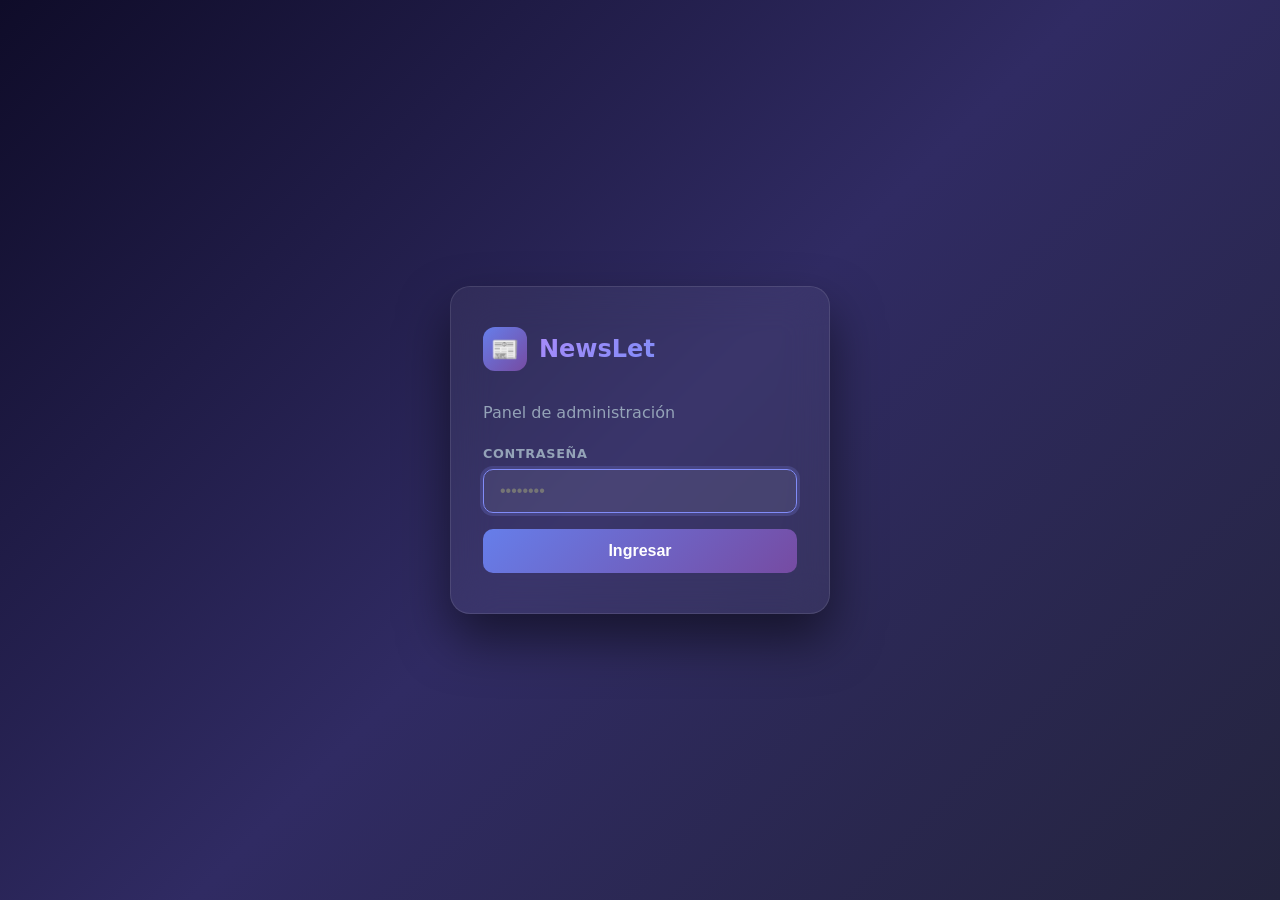
<file: app/static/login.html>
<!DOCTYPE html>
<html lang="es">
<head>
  <meta charset="UTF-8">
  <meta name="viewport" content="width=device-width, initial-scale=1.0">
  <title>NewsLet · Acceso</title>
  <link rel="icon" href="favicon.ico" type="image/x-icon">
  <style>
    *, *::before, *::after { box-sizing: border-box; margin: 0; padding: 0; }

    body {
      min-height: 100vh;
      display: flex;
      align-items: center;
      justify-content: center;
      background: linear-gradient(135deg, #0f0c29, #302b63, #24243e);
      font-family: 'Inter', system-ui, sans-serif;
      color: #e2e8f0;
    }

    .card {
      background: rgba(255,255,255,0.05);
      backdrop-filter: blur(20px);
      border: 1px solid rgba(255,255,255,0.1);
      border-radius: 20px;
      padding: 2.5rem 2rem;
      width: min(90vw, 380px);
      box-shadow: 0 25px 50px rgba(0,0,0,0.5);
    }

    .logo {
      display: flex;
      align-items: center;
      gap: 0.75rem;
      margin-bottom: 2rem;
    }

    .logo-icon {
      width: 44px;
      height: 44px;
      background: linear-gradient(135deg, #667eea, #764ba2);
      border-radius: 12px;
      display: flex;
      align-items: center;
      justify-content: center;
      font-size: 1.4rem;
    }

    .logo-text {
      font-size: 1.5rem;
      font-weight: 700;
      background: linear-gradient(135deg, #a78bfa, #818cf8);
      -webkit-background-clip: text;
      -webkit-text-fill-color: transparent;
    }

    h2 {
      font-size: 1rem;
      font-weight: 400;
      color: #94a3b8;
      margin-bottom: 1.5rem;
    }

    label {
      display: block;
      font-size: 0.8rem;
      font-weight: 600;
      color: #94a3b8;
      text-transform: uppercase;
      letter-spacing: 0.05em;
      margin-bottom: 0.5rem;
    }

    input[type="password"] {
      width: 100%;
      padding: 0.75rem 1rem;
      background: rgba(255,255,255,0.07);
      border: 1px solid rgba(255,255,255,0.12);
      border-radius: 10px;
      color: #e2e8f0;
      font-size: 1rem;
      outline: none;
      transition: border-color 0.2s, box-shadow 0.2s;
      margin-bottom: 1rem;
    }

    input[type="password"]:focus {
      border-color: #818cf8;
      box-shadow: 0 0 0 3px rgba(129,140,248,0.2);
    }

    button {
      width: 100%;
      padding: 0.8rem;
      background: linear-gradient(135deg, #667eea, #764ba2);
      border: none;
      border-radius: 10px;
      color: white;
      font-size: 1rem;
      font-weight: 600;
      cursor: pointer;
      transition: opacity 0.2s, transform 0.1s;
    }

    button:hover { opacity: 0.9; }
    button:active { transform: scale(0.98); }
    button:disabled { opacity: 0.5; cursor: not-allowed; }

    .error {
      display: none;
      background: rgba(239,68,68,0.15);
      border: 1px solid rgba(239,68,68,0.3);
      border-radius: 8px;
      padding: 0.6rem 0.9rem;
      color: #fca5a5;
      font-size: 0.875rem;
      margin-top: 1rem;
    }

    .error.show { display: block; }
  </style>
</head>
<body>
  <div class="card">
    <div class="logo">
      <div class="logo-icon">📰</div>
      <span class="logo-text">NewsLet</span>
    </div>
    <h2>Panel de administración</h2>

    <label for="pwd">Contraseña</label>
    <input type="password" id="pwd" placeholder="••••••••" autofocus>

    <button id="btn" onclick="doLogin()">Ingresar</button>
    <div class="error" id="err">Contraseña incorrecta. Inténtalo de nuevo.</div>
  </div>

  <script>
    // If already authenticated, redirect immediately
    if (localStorage.getItem('nl_token')) {
      window.location.replace('/');
    }

    document.getElementById('pwd').addEventListener('keydown', e => {
      if (e.key === 'Enter') doLogin();
    });

    async function doLogin() {
      const pwd = document.getElementById('pwd').value.trim();
      const btn = document.getElementById('btn');
      const err = document.getElementById('err');
      if (!pwd) return;

      btn.disabled = true;
      btn.textContent = 'Verificando...';
      err.classList.remove('show');

      try {
        const res = await fetch('/api/v1/auth/login', {
          method: 'POST',
          headers: { 'Content-Type': 'application/json' },
          body: JSON.stringify({ password: pwd }),
        });
        const data = await res.json();
        if (res.ok && data.token) {
          localStorage.setItem('nl_token', data.token);
          window.location.replace('/');
        } else {
          err.classList.add('show');
          document.getElementById('pwd').value = '';
          document.getElementById('pwd').focus();
        }
      } catch {
        err.textContent = 'Error de conexión. Verifica el servidor.';
        err.classList.add('show');
      } finally {
        btn.disabled = false;
        btn.textContent = 'Ingresar';
      }
    }
  </script>
</body>
</html>
</file>
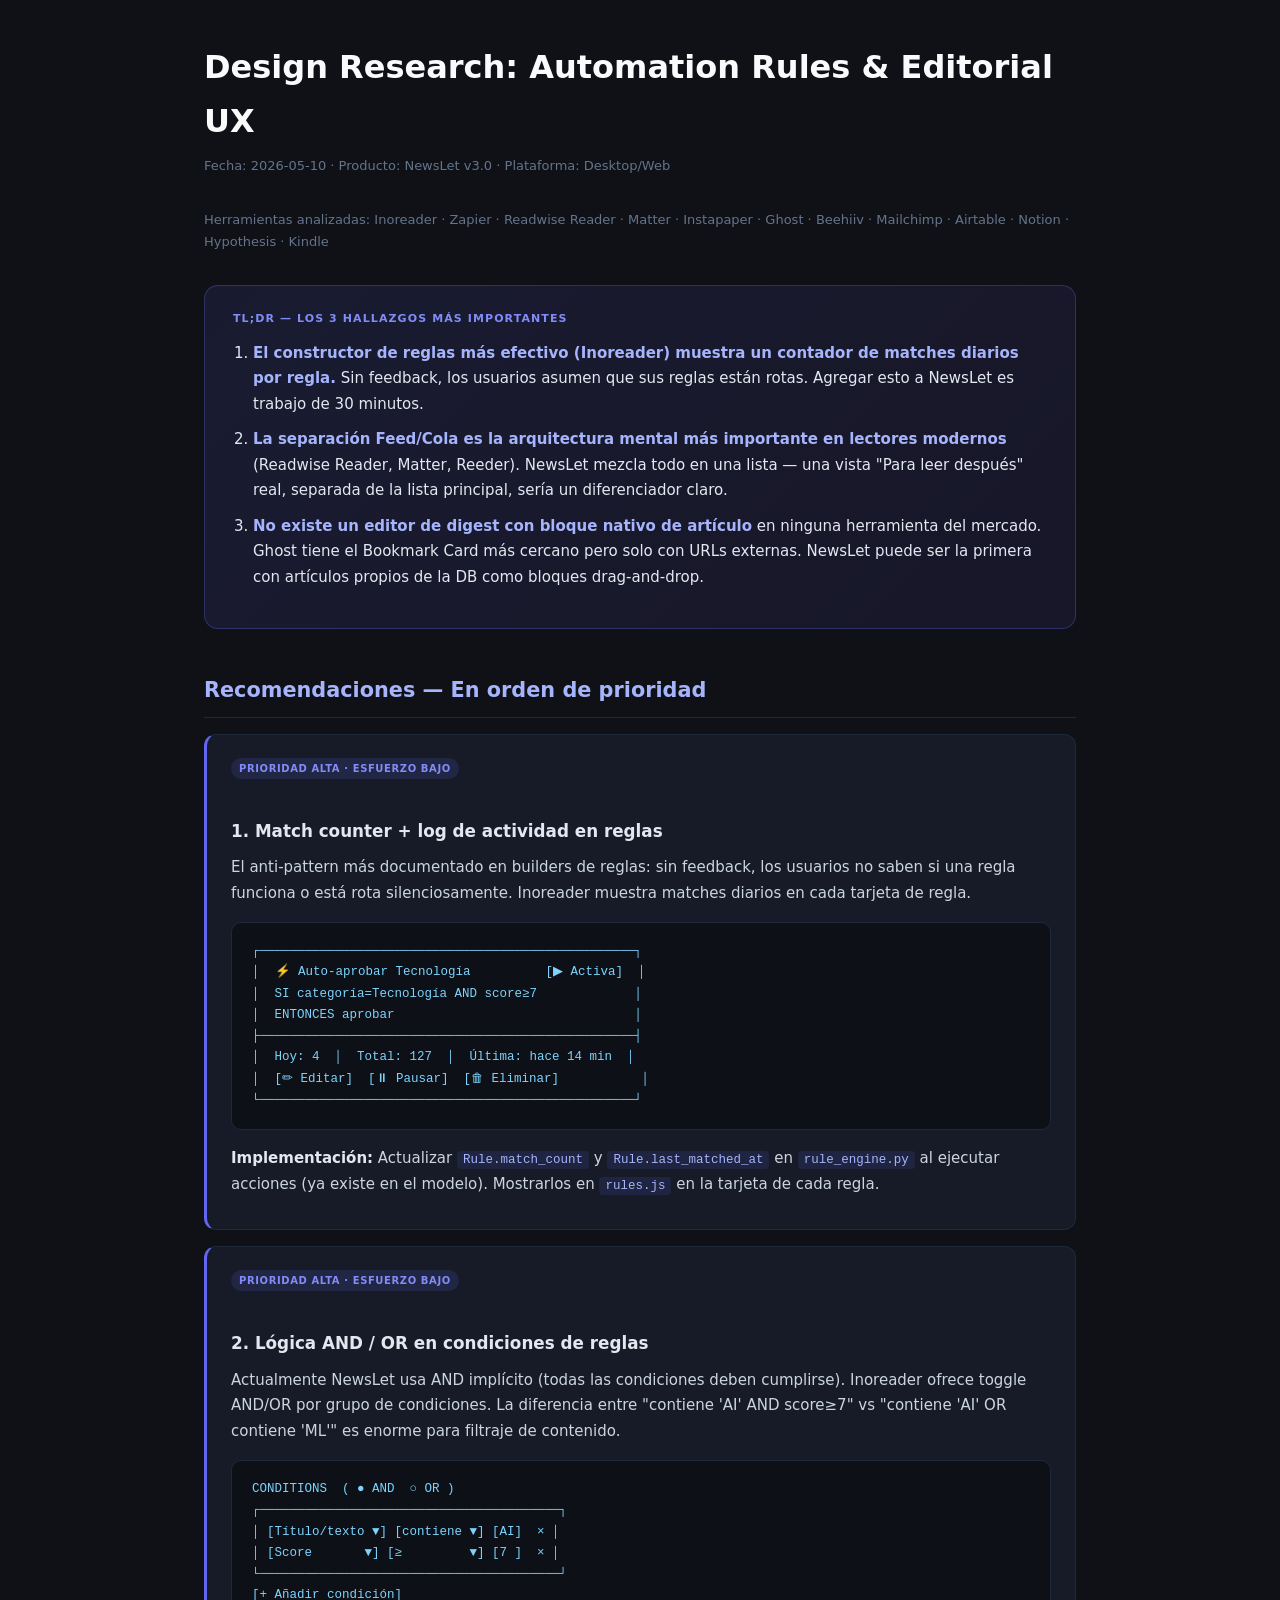
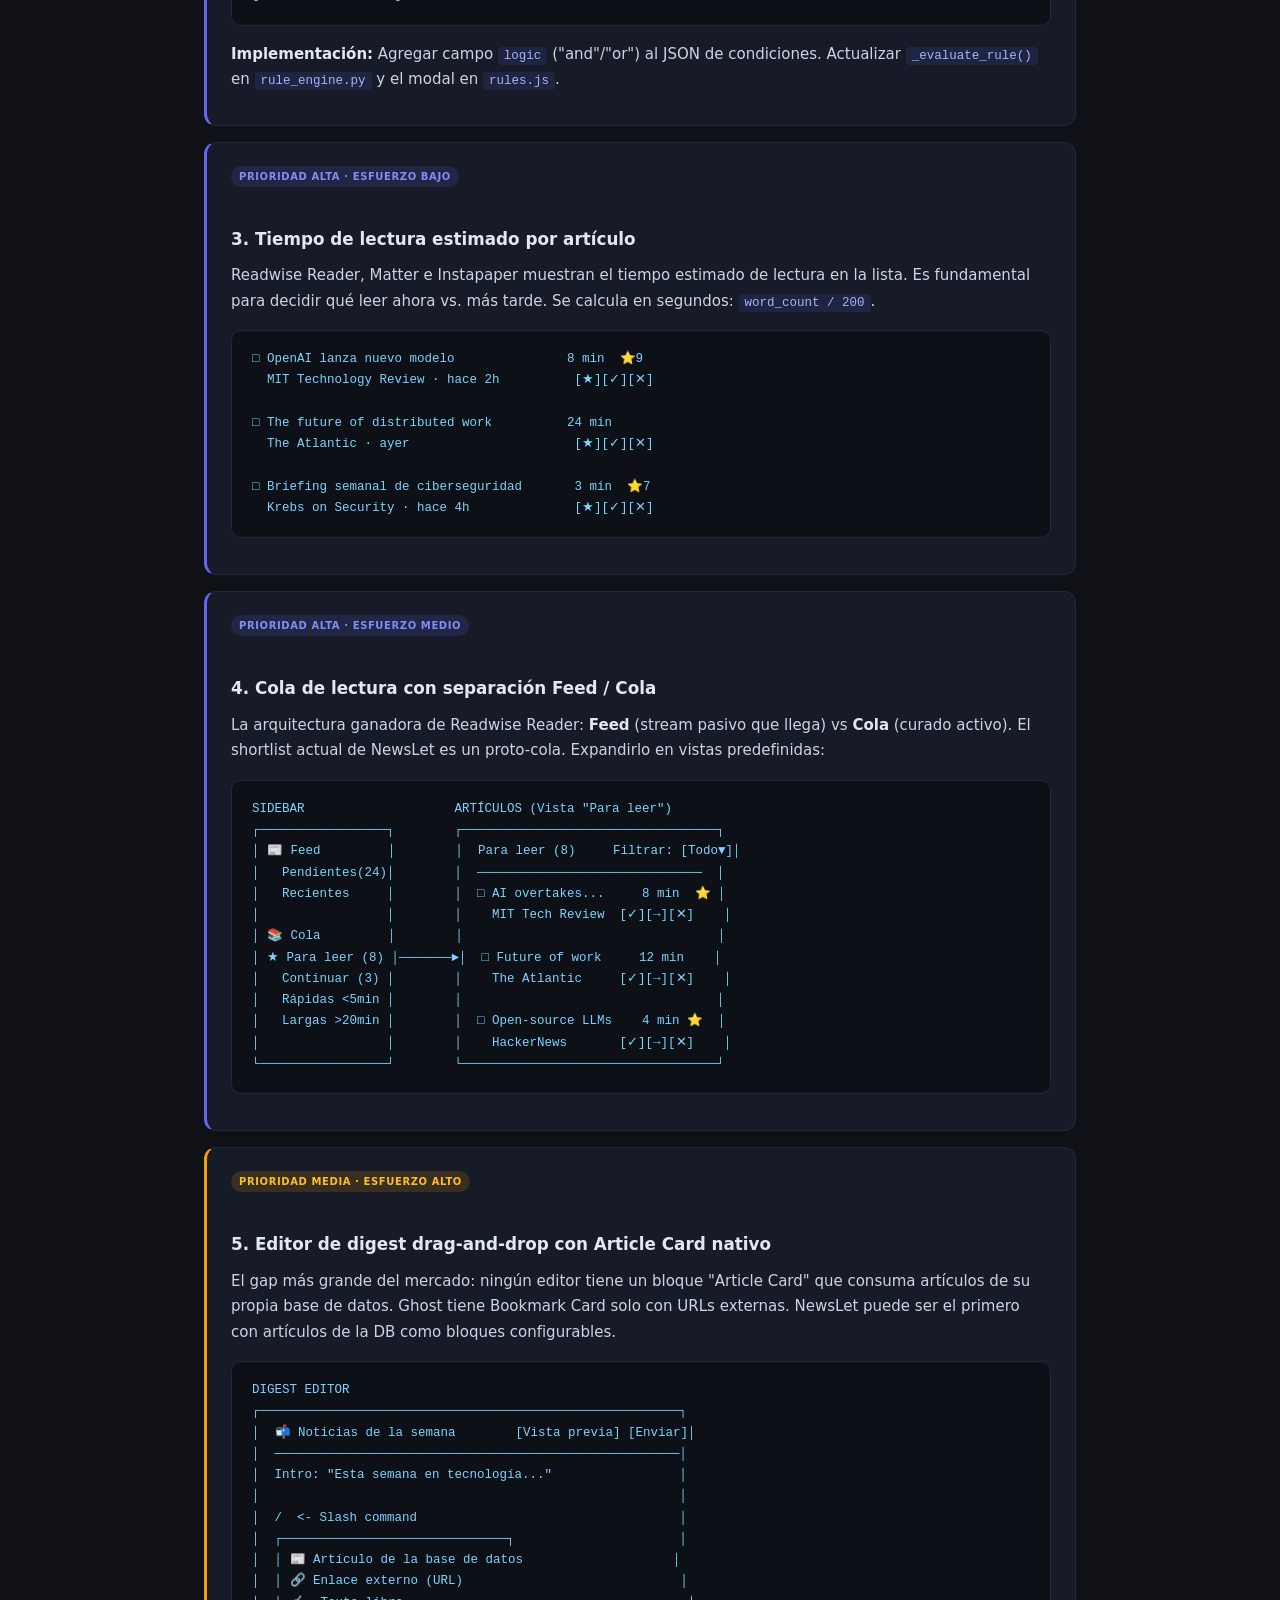
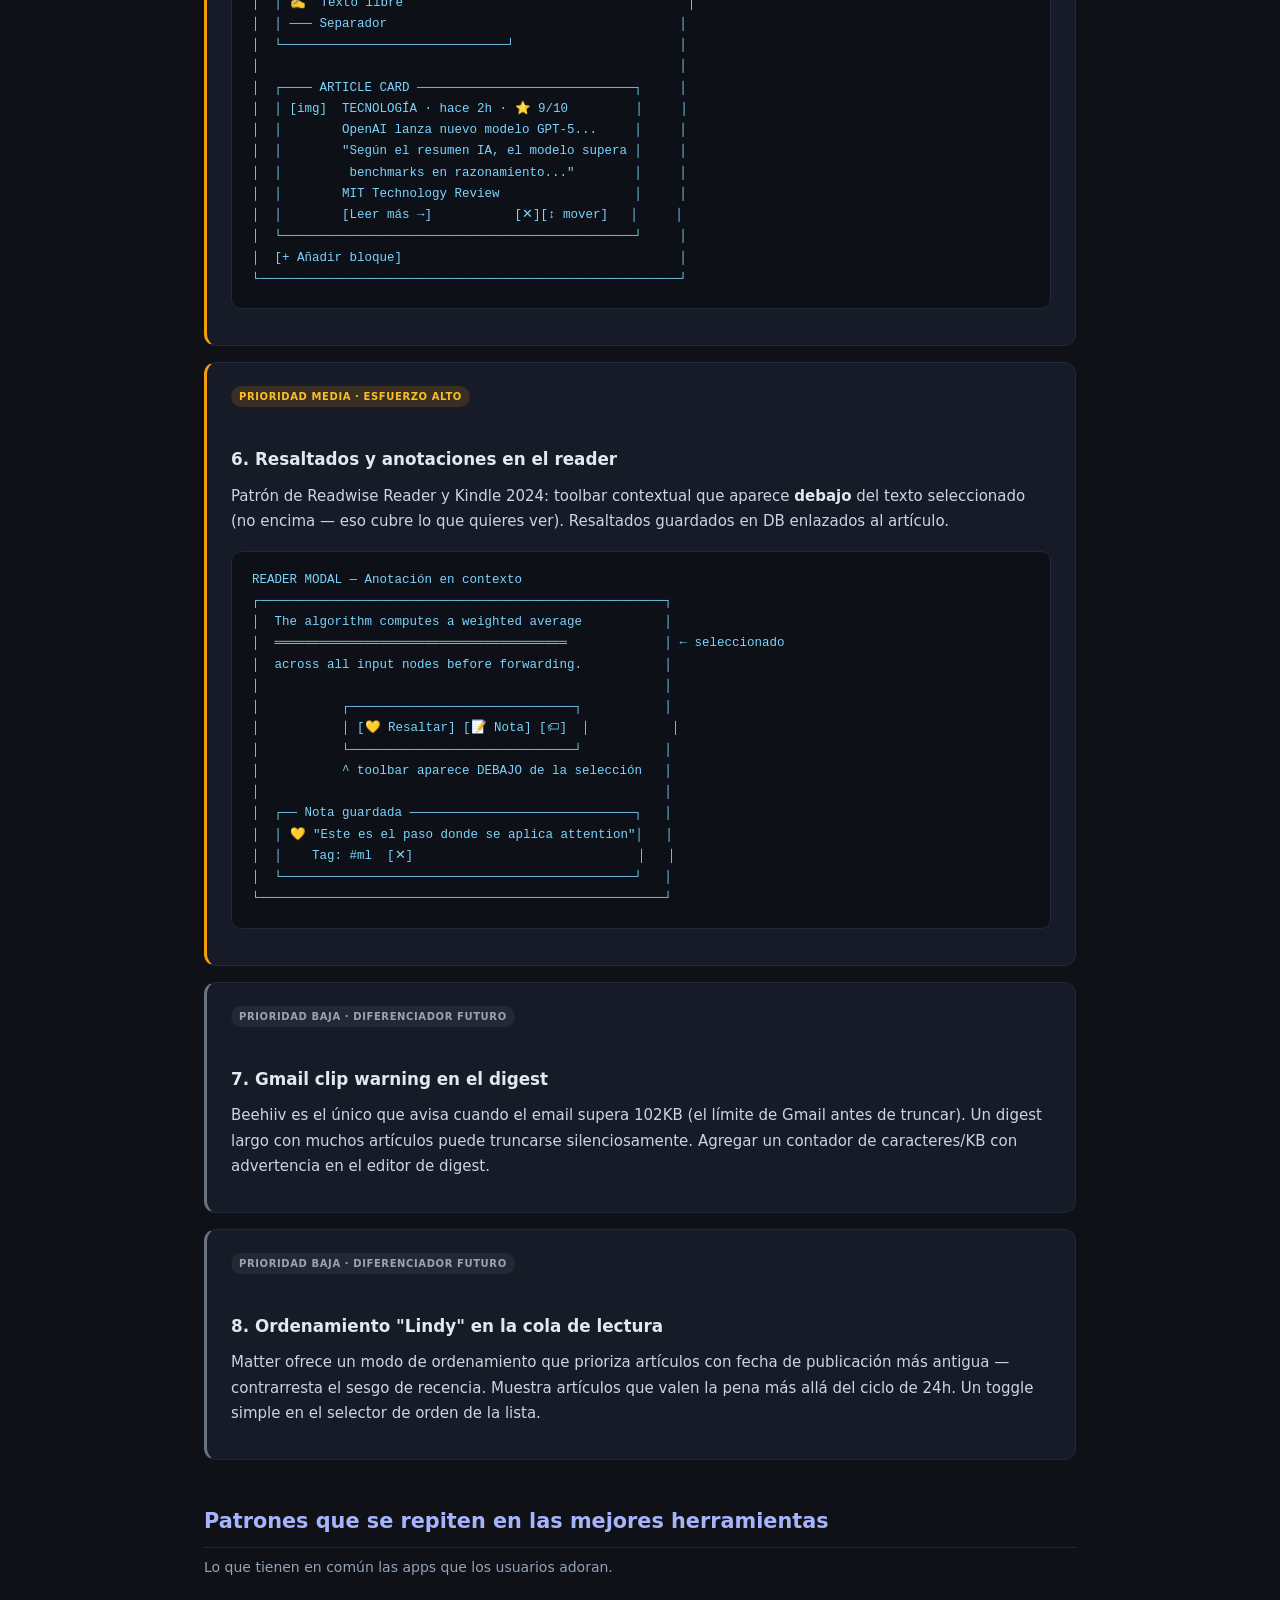
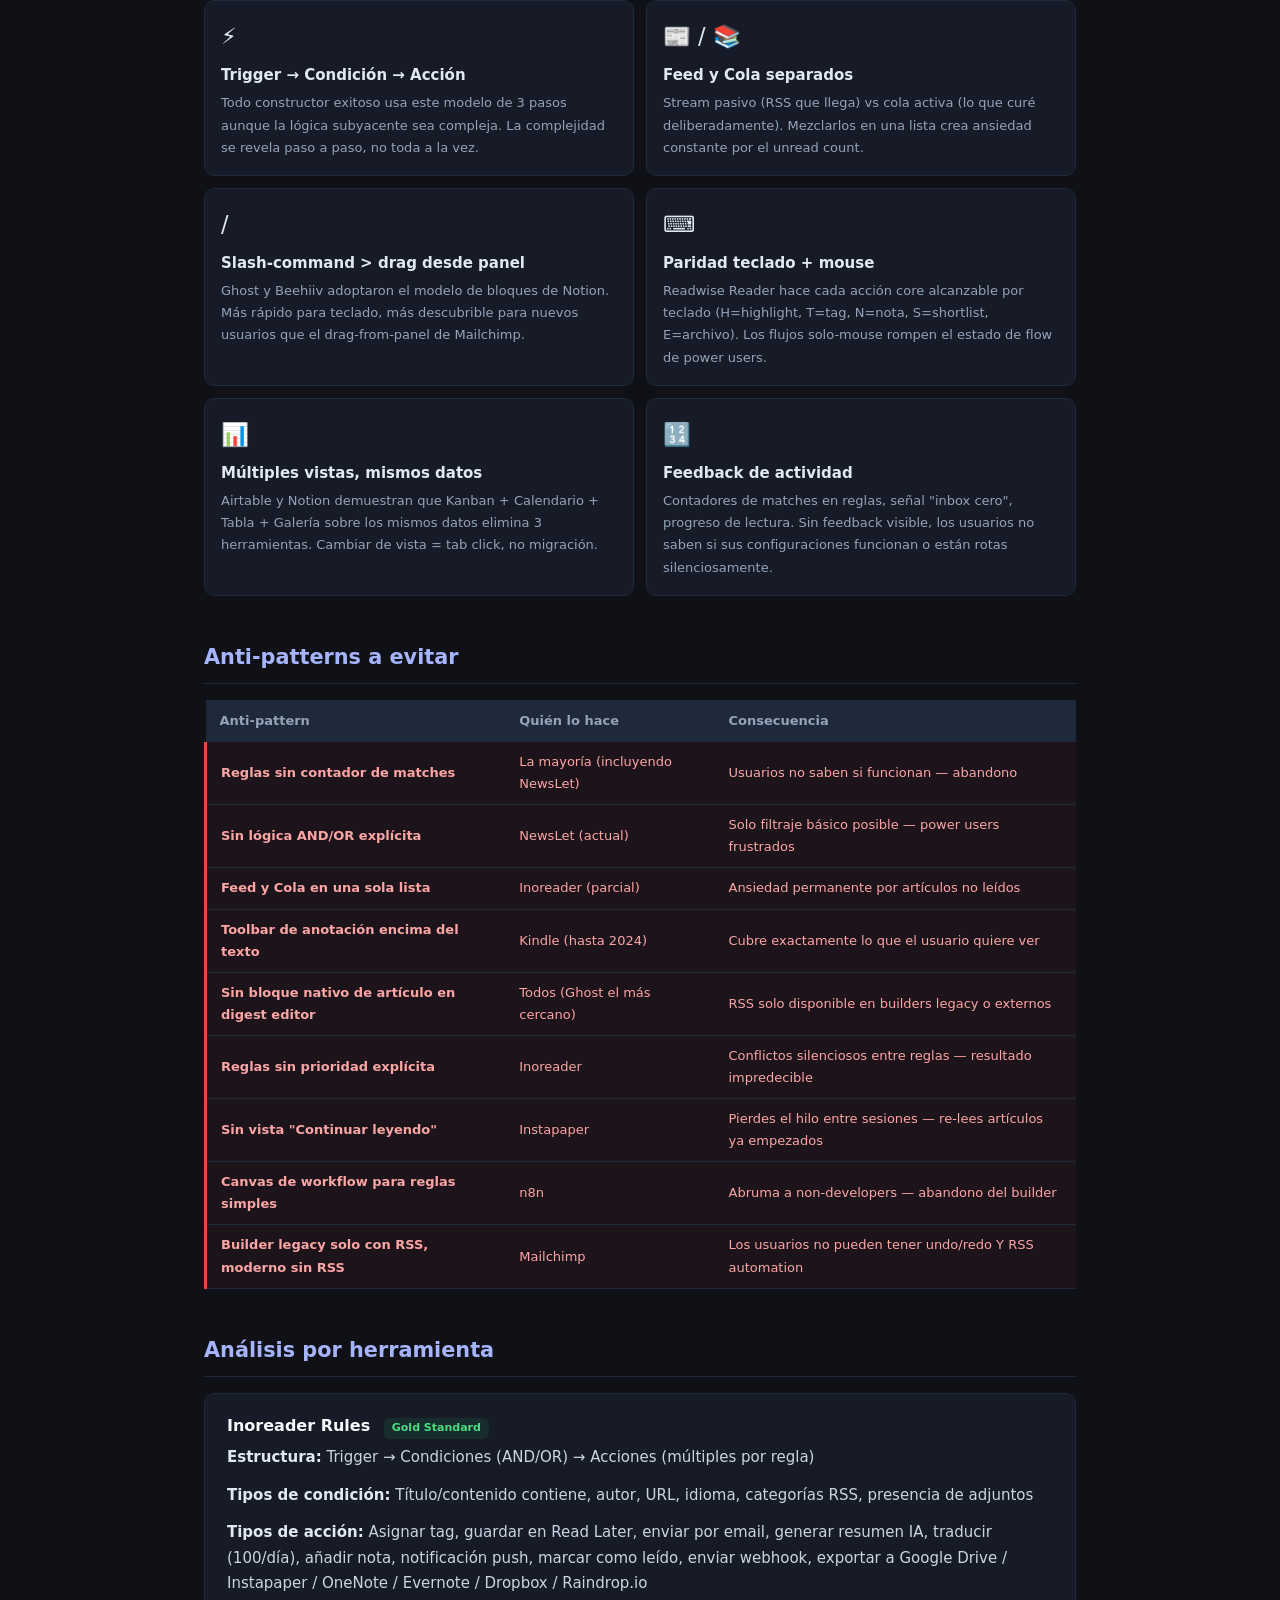
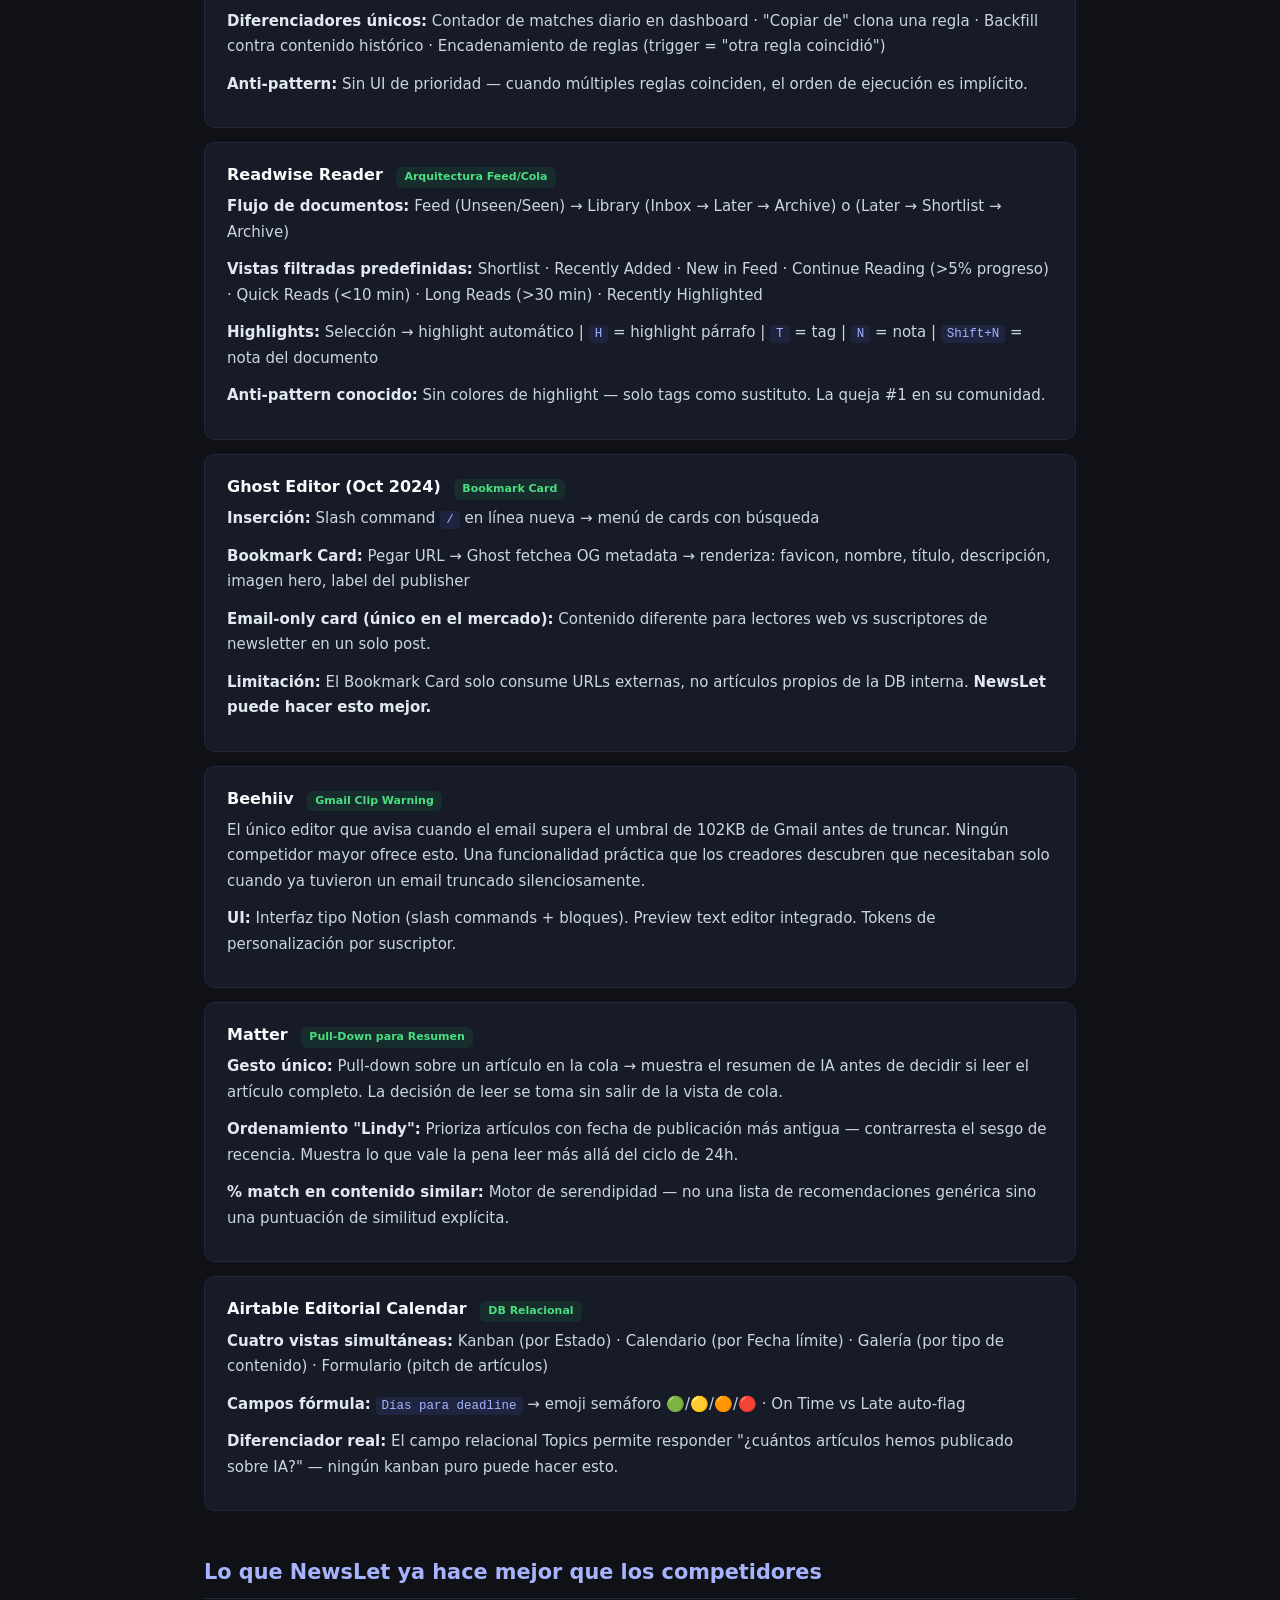
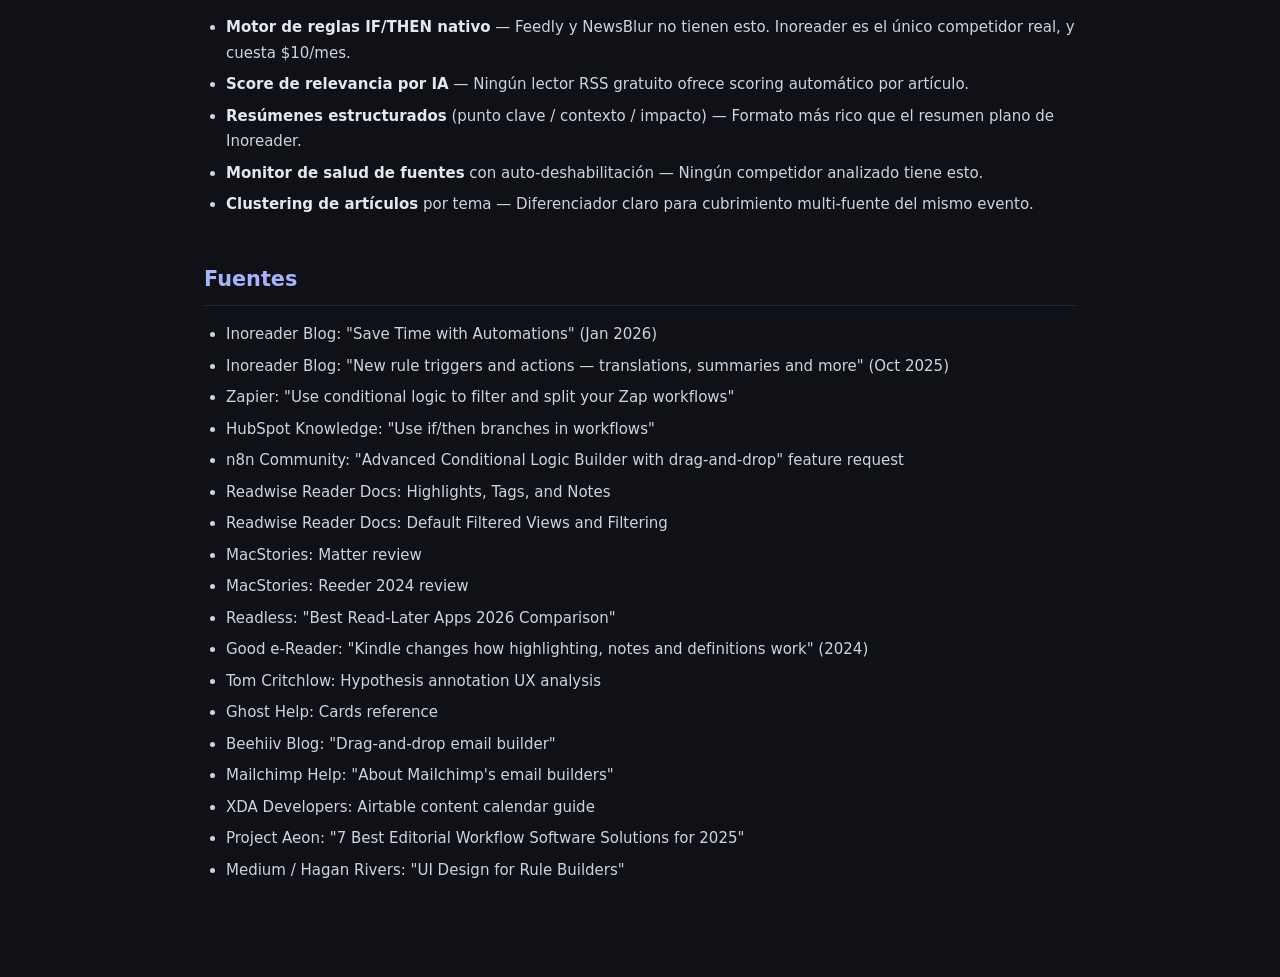
<file: .lazyweb/design-research/automation-editorial-ui-2026-05-10/report.html>
<!DOCTYPE html>
<html lang="es">
<head>
<meta charset="UTF-8">
<meta name="viewport" content="width=device-width, initial-scale=1.0">
<title>Design Research: Automation Rules & Editorial UX — NewsLet v3.0</title>
<style>
  *, *::before, *::after { box-sizing: border-box; margin: 0; padding: 0; }
  body {
    font-family: -apple-system, BlinkMacSystemFont, 'Segoe UI', system-ui, sans-serif;
    background: #0f1117; color: #e2e8f0;
    line-height: 1.7; font-size: 15px;
  }
  .container { max-width: 920px; margin: 0 auto; padding: 40px 24px 80px; }

  h1 { font-size: 2rem; font-weight: 800; color: #f8fafc; margin-bottom: 6px; }
  h2 { font-size: 1.3rem; font-weight: 700; color: #a5b4fc; margin: 44px 0 16px;
       padding-bottom: 8px; border-bottom: 1px solid #1e293b; }
  h3 { font-size: 1.05rem; font-weight: 700; color: #e2e8f0; margin: 28px 0 10px; }
  h4 { font-size: 0.92rem; font-weight: 700; color: #94a3b8; margin: 20px 0 8px; text-transform: uppercase; letter-spacing: 0.05em; }
  p  { margin-bottom: 12px; color: #cbd5e1; }
  a  { color: #818cf8; }

  .meta { color: #64748b; font-size: 13px; margin-bottom: 32px; }

  .tldr {
    background: linear-gradient(135deg, rgba(99,102,241,0.12), rgba(139,92,246,0.08));
    border: 1px solid rgba(99,102,241,0.3);
    border-radius: 14px; padding: 24px 28px; margin: 28px 0;
  }
  .tldr-label { font-size: 11px; font-weight: 800; text-transform: uppercase;
                letter-spacing: 0.1em; color: #818cf8; margin-bottom: 12px; }
  .tldr ol { padding-left: 20px; }
  .tldr li { margin-bottom: 10px; color: #e2e8f0; }
  .tldr strong { color: #a5b4fc; }

  .rec-card {
    background: #161b27; border: 1px solid #1e293b;
    border-radius: 12px; padding: 20px 24px; margin-bottom: 16px;
  }
  .rec-card.high { border-left: 3px solid #6366f1; }
  .rec-card.medium { border-left: 3px solid #f59e0b; }
  .rec-card.low { border-left: 3px solid #6b7280; }
  .priority-badge {
    display: inline-block; font-size: 10px; font-weight: 700;
    text-transform: uppercase; letter-spacing: 0.06em;
    padding: 2px 8px; border-radius: 20px; margin-bottom: 10px;
  }
  .badge-high   { background: rgba(99,102,241,0.15); color: #818cf8; }
  .badge-medium { background: rgba(245,158,11,0.15); color: #fbbf24; }
  .badge-low    { background: rgba(107,114,128,0.15); color: #9ca3af; }

  pre, code {
    font-family: 'Cascadia Code', 'Fira Code', 'Consolas', monospace;
    font-size: 12.5px;
  }
  pre {
    background: #0d1117; border: 1px solid #1e293b;
    border-radius: 10px; padding: 18px 20px;
    overflow-x: auto; margin: 16px 0; color: #7dd3fc;
    white-space: pre;
  }
  code { background: rgba(99,102,241,0.12); color: #a5b4fc;
         padding: 2px 6px; border-radius: 4px; }

  table { width: 100%; border-collapse: collapse; margin: 16px 0; font-size: 13px; }
  th { background: #1e293b; color: #94a3b8; font-weight: 700;
       padding: 10px 14px; text-align: left; }
  td { padding: 9px 14px; border-bottom: 1px solid #1e293b; color: #cbd5e1; }
  tr:hover td { background: rgba(255,255,255,0.02); }

  ul, ol { padding-left: 22px; margin-bottom: 14px; }
  li { margin-bottom: 6px; color: #cbd5e1; }
  strong { color: #e2e8f0; }

  .tool-card {
    background: #161b27; border: 1px solid #1e293b;
    border-radius: 10px; padding: 18px 22px; margin-bottom: 14px;
  }
  .tool-name { font-weight: 800; color: #f8fafc; font-size: 1rem; margin-bottom: 6px; }
  .tool-tag  { display: inline-block; background: rgba(34,197,94,0.1); color: #4ade80;
               border-radius: 6px; padding: 1px 8px; font-size: 11px; font-weight: 700;
               margin-left: 8px; }

  .pattern-grid {
    display: grid; grid-template-columns: 1fr 1fr;
    gap: 12px; margin: 16px 0;
  }
  .pattern-item {
    background: #161b27; border: 1px solid #1e293b;
    border-radius: 10px; padding: 16px;
  }
  .pattern-icon { font-size: 1.4rem; margin-bottom: 8px; }
  .pattern-title { font-weight: 700; color: #e2e8f0; margin-bottom: 4px; }
  .pattern-desc { font-size: 13px; color: #94a3b8; }

  .anti-pattern-row { background: rgba(239,68,68,0.06); border-left: 3px solid #ef4444; }
  .anti-pattern-row td { color: #fca5a5; }
  .anti-pattern-row td:first-child { font-weight: 700; }

  .section-intro { color: #94a3b8; font-size: 14px; margin-top: -8px; margin-bottom: 20px; }

  @media (max-width: 640px) {
    .pattern-grid { grid-template-columns: 1fr; }
  }
</style>
</head>
<body>
<div class="container">

  <h1>Design Research: Automation Rules &amp; Editorial UX</h1>
  <p class="meta">Fecha: 2026-05-10 · Producto: NewsLet v3.0 · Plataforma: Desktop/Web</p>
  <p class="meta">Herramientas analizadas: Inoreader · Zapier · Readwise Reader · Matter · Instapaper · Ghost · Beehiiv · Mailchimp · Airtable · Notion · Hypothesis · Kindle</p>

  <div class="tldr">
    <div class="tldr-label">TL;DR — Los 3 hallazgos más importantes</div>
    <ol>
      <li><strong>El constructor de reglas más efectivo (Inoreader) muestra un contador de matches diarios por regla.</strong> Sin feedback, los usuarios asumen que sus reglas están rotas. Agregar esto a NewsLet es trabajo de 30 minutos.</li>
      <li><strong>La separación Feed/Cola es la arquitectura mental más importante en lectores modernos</strong> (Readwise Reader, Matter, Reeder). NewsLet mezcla todo en una lista — una vista "Para leer después" real, separada de la lista principal, sería un diferenciador claro.</li>
      <li><strong>No existe un editor de digest con bloque nativo de artículo</strong> en ninguna herramienta del mercado. Ghost tiene el Bookmark Card más cercano pero solo con URLs externas. NewsLet puede ser la primera con artículos propios de la DB como bloques drag-and-drop.</li>
    </ol>
  </div>

  <!-- ══════════════════════════════════════════ -->
  <h2>Recomendaciones — En orden de prioridad</h2>

  <div class="rec-card high">
    <span class="priority-badge badge-high">Prioridad Alta · Esfuerzo Bajo</span>
    <h3>1. Match counter + log de actividad en reglas</h3>
    <p>El anti-pattern más documentado en builders de reglas: sin feedback, los usuarios no saben si una regla funciona o está rota silenciosamente. Inoreader muestra matches diarios en cada tarjeta de regla.</p>
    <pre>┌──────────────────────────────────────────────────┐
│  ⚡ Auto-aprobar Tecnología          [▶ Activa]  │
│  SI categoría=Tecnología AND score≥7             │
│  ENTONCES aprobar                                │
├──────────────────────────────────────────────────┤
│  Hoy: 4  │  Total: 127  │  Última: hace 14 min  │
│  [✏ Editar]  [⏸ Pausar]  [🗑 Eliminar]           │
└──────────────────────────────────────────────────┘</pre>
    <p><strong>Implementación:</strong> Actualizar <code>Rule.match_count</code> y <code>Rule.last_matched_at</code> en <code>rule_engine.py</code> al ejecutar acciones (ya existe en el modelo). Mostrarlos en <code>rules.js</code> en la tarjeta de cada regla.</p>
  </div>

  <div class="rec-card high">
    <span class="priority-badge badge-high">Prioridad Alta · Esfuerzo Bajo</span>
    <h3>2. Lógica AND / OR en condiciones de reglas</h3>
    <p>Actualmente NewsLet usa AND implícito (todas las condiciones deben cumplirse). Inoreader ofrece toggle AND/OR por grupo de condiciones. La diferencia entre "contiene 'AI' AND score≥7" vs "contiene 'AI' OR contiene 'ML'" es enorme para filtraje de contenido.</p>
    <pre>CONDITIONS  ( ● AND  ○ OR )
┌────────────────────────────────────────┐
│ [Título/texto ▼] [contiene ▼] [AI]  × │
│ [Score       ▼] [≥         ▼] [7 ]  × │
└────────────────────────────────────────┘
[+ Añadir condición]</pre>
    <p><strong>Implementación:</strong> Agregar campo <code>logic</code> ("and"/"or") al JSON de condiciones. Actualizar <code>_evaluate_rule()</code> en <code>rule_engine.py</code> y el modal en <code>rules.js</code>.</p>
  </div>

  <div class="rec-card high">
    <span class="priority-badge badge-high">Prioridad Alta · Esfuerzo Bajo</span>
    <h3>3. Tiempo de lectura estimado por artículo</h3>
    <p>Readwise Reader, Matter e Instapaper muestran el tiempo estimado de lectura en la lista. Es fundamental para decidir qué leer ahora vs. más tarde. Se calcula en segundos: <code>word_count / 200</code>.</p>
    <pre>□ OpenAI lanza nuevo modelo               8 min  ⭐9
  MIT Technology Review · hace 2h          [★][✓][✕]

□ The future of distributed work          24 min
  The Atlantic · ayer                      [★][✓][✕]

□ Briefing semanal de ciberseguridad       3 min  ⭐7
  Krebs on Security · hace 4h              [★][✓][✕]</pre>
  </div>

  <div class="rec-card high">
    <span class="priority-badge badge-high">Prioridad Alta · Esfuerzo Medio</span>
    <h3>4. Cola de lectura con separación Feed / Cola</h3>
    <p>La arquitectura ganadora de Readwise Reader: <strong>Feed</strong> (stream pasivo que llega) vs <strong>Cola</strong> (curado activo). El shortlist actual de NewsLet es un proto-cola. Expandirlo en vistas predefinidas:</p>
    <pre>SIDEBAR                    ARTÍCULOS (Vista "Para leer")
┌─────────────────┐        ┌──────────────────────────────────┐
│ 📰 Feed         │        │  Para leer (8)     Filtrar: [Todo▼]│
│   Pendientes(24)│        │  ──────────────────────────────  │
│   Recientes     │        │  □ AI overtakes...     8 min  ⭐ │
│                 │        │    MIT Tech Review  [✓][→][✕]    │
│ 📚 Cola         │        │                                  │
│ ★ Para leer (8) │───────►│  □ Future of work     12 min    │
│   Continuar (3) │        │    The Atlantic     [✓][→][✕]    │
│   Rápidas <5min │        │                                  │
│   Largas >20min │        │  □ Open-source LLMs    4 min ⭐  │
│                 │        │    HackerNews       [✓][→][✕]    │
└─────────────────┘        └──────────────────────────────────┘</pre>
  </div>

  <div class="rec-card medium">
    <span class="priority-badge badge-medium">Prioridad Media · Esfuerzo Alto</span>
    <h3>5. Editor de digest drag-and-drop con Article Card nativo</h3>
    <p>El gap más grande del mercado: ningún editor tiene un bloque "Article Card" que consuma artículos de su propia base de datos. Ghost tiene Bookmark Card solo con URLs externas. NewsLet puede ser el primero con artículos de la DB como bloques configurables.</p>
    <pre>DIGEST EDITOR
┌────────────────────────────────────────────────────────┐
│  📬 Noticias de la semana        [Vista previa] [Enviar]│
│  ──────────────────────────────────────────────────────│
│  Intro: "Esta semana en tecnología..."                 │
│                                                        │
│  /  <- Slash command                                   │
│  ┌──────────────────────────────┐                      │
│  │ 📰 Artículo de la base de datos                    │
│  │ 🔗 Enlace externo (URL)                             │
│  │ ✍  Texto libre                                      │
│  │ ─── Separador                                       │
│  └──────────────────────────────┘                      │
│                                                        │
│  ┌──── ARTICLE CARD ─────────────────────────────┐     │
│  │ [img]  TECNOLOGÍA · hace 2h · ⭐ 9/10         │     │
│  │        OpenAI lanza nuevo modelo GPT-5...     │     │
│  │        "Según el resumen IA, el modelo supera │     │
│  │         benchmarks en razonamiento..."        │     │
│  │        MIT Technology Review                  │     │
│  │        [Leer más →]           [✕][↕ mover]   │     │
│  └───────────────────────────────────────────────┘     │
│  [+ Añadir bloque]                                     │
└────────────────────────────────────────────────────────┘</pre>
  </div>

  <div class="rec-card medium">
    <span class="priority-badge badge-medium">Prioridad Media · Esfuerzo Alto</span>
    <h3>6. Resaltados y anotaciones en el reader</h3>
    <p>Patrón de Readwise Reader y Kindle 2024: toolbar contextual que aparece <strong>debajo</strong> del texto seleccionado (no encima — eso cubre lo que quieres ver). Resaltados guardados en DB enlazados al artículo.</p>
    <pre>READER MODAL — Anotación en contexto
┌──────────────────────────────────────────────────────┐
│  The algorithm computes a weighted average           │
│  ═══════════════════════════════════════             │ ← seleccionado
│  across all input nodes before forwarding.           │
│                                                      │
│           ┌──────────────────────────────┐           │
│           │ [💛 Resaltar] [📝 Nota] [🏷]  │           │
│           └──────────────────────────────┘           │
│           ^ toolbar aparece DEBAJO de la selección   │
│                                                      │
│  ┌── Nota guardada ──────────────────────────────┐   │
│  │ 💛 "Este es el paso donde se aplica attention"│   │
│  │    Tag: #ml  [✕]                              │   │
│  └───────────────────────────────────────────────┘   │
└──────────────────────────────────────────────────────┘</pre>
  </div>

  <div class="rec-card low">
    <span class="priority-badge badge-low">Prioridad Baja · Diferenciador futuro</span>
    <h3>7. Gmail clip warning en el digest</h3>
    <p>Beehiiv es el único que avisa cuando el email supera 102KB (el límite de Gmail antes de truncar). Un digest largo con muchos artículos puede truncarse silenciosamente. Agregar un contador de caracteres/KB con advertencia en el editor de digest.</p>
  </div>

  <div class="rec-card low">
    <span class="priority-badge badge-low">Prioridad Baja · Diferenciador futuro</span>
    <h3>8. Ordenamiento "Lindy" en la cola de lectura</h3>
    <p>Matter ofrece un modo de ordenamiento que prioriza artículos con fecha de publicación más antigua — contrarresta el sesgo de recencia. Muestra artículos que valen la pena más allá del ciclo de 24h. Un toggle simple en el selector de orden de la lista.</p>
  </div>

  <!-- ══════════════════════════════════════════ -->
  <h2>Patrones que se repiten en las mejores herramientas</h2>
  <p class="section-intro">Lo que tienen en común las apps que los usuarios adoran.</p>

  <div class="pattern-grid">
    <div class="pattern-item">
      <div class="pattern-icon">⚡</div>
      <div class="pattern-title">Trigger → Condición → Acción</div>
      <div class="pattern-desc">Todo constructor exitoso usa este modelo de 3 pasos aunque la lógica subyacente sea compleja. La complejidad se revela paso a paso, no toda a la vez.</div>
    </div>
    <div class="pattern-item">
      <div class="pattern-icon">📰 / 📚</div>
      <div class="pattern-title">Feed y Cola separados</div>
      <div class="pattern-desc">Stream pasivo (RSS que llega) vs cola activa (lo que curé deliberadamente). Mezclarlos en una lista crea ansiedad constante por el unread count.</div>
    </div>
    <div class="pattern-item">
      <div class="pattern-icon">/</div>
      <div class="pattern-title">Slash-command > drag desde panel</div>
      <div class="pattern-desc">Ghost y Beehiiv adoptaron el modelo de bloques de Notion. Más rápido para teclado, más descubrible para nuevos usuarios que el drag-from-panel de Mailchimp.</div>
    </div>
    <div class="pattern-item">
      <div class="pattern-icon">⌨️</div>
      <div class="pattern-title">Paridad teclado + mouse</div>
      <div class="pattern-desc">Readwise Reader hace cada acción core alcanzable por teclado (H=highlight, T=tag, N=nota, S=shortlist, E=archivo). Los flujos solo-mouse rompen el estado de flow de power users.</div>
    </div>
    <div class="pattern-item">
      <div class="pattern-icon">📊</div>
      <div class="pattern-title">Múltiples vistas, mismos datos</div>
      <div class="pattern-desc">Airtable y Notion demuestran que Kanban + Calendario + Tabla + Galería sobre los mismos datos elimina 3 herramientas. Cambiar de vista = tab click, no migración.</div>
    </div>
    <div class="pattern-item">
      <div class="pattern-icon">🔢</div>
      <div class="pattern-title">Feedback de actividad</div>
      <div class="pattern-desc">Contadores de matches en reglas, señal "inbox cero", progreso de lectura. Sin feedback visible, los usuarios no saben si sus configuraciones funcionan o están rotas silenciosamente.</div>
    </div>
  </div>

  <!-- ══════════════════════════════════════════ -->
  <h2>Anti-patterns a evitar</h2>

  <table>
    <thead>
      <tr><th>Anti-pattern</th><th>Quién lo hace</th><th>Consecuencia</th></tr>
    </thead>
    <tbody>
      <tr class="anti-pattern-row">
        <td>Reglas sin contador de matches</td>
        <td>La mayoría (incluyendo NewsLet)</td>
        <td>Usuarios no saben si funcionan — abandono</td>
      </tr>
      <tr class="anti-pattern-row">
        <td>Sin lógica AND/OR explícita</td>
        <td>NewsLet (actual)</td>
        <td>Solo filtraje básico posible — power users frustrados</td>
      </tr>
      <tr class="anti-pattern-row">
        <td>Feed y Cola en una sola lista</td>
        <td>Inoreader (parcial)</td>
        <td>Ansiedad permanente por artículos no leídos</td>
      </tr>
      <tr class="anti-pattern-row">
        <td>Toolbar de anotación encima del texto</td>
        <td>Kindle (hasta 2024)</td>
        <td>Cubre exactamente lo que el usuario quiere ver</td>
      </tr>
      <tr class="anti-pattern-row">
        <td>Sin bloque nativo de artículo en digest editor</td>
        <td>Todos (Ghost el más cercano)</td>
        <td>RSS solo disponible en builders legacy o externos</td>
      </tr>
      <tr class="anti-pattern-row">
        <td>Reglas sin prioridad explícita</td>
        <td>Inoreader</td>
        <td>Conflictos silenciosos entre reglas — resultado impredecible</td>
      </tr>
      <tr class="anti-pattern-row">
        <td>Sin vista "Continuar leyendo"</td>
        <td>Instapaper</td>
        <td>Pierdes el hilo entre sesiones — re-lees artículos ya empezados</td>
      </tr>
      <tr class="anti-pattern-row">
        <td>Canvas de workflow para reglas simples</td>
        <td>n8n</td>
        <td>Abruma a non-developers — abandono del builder</td>
      </tr>
      <tr class="anti-pattern-row">
        <td>Builder legacy solo con RSS, moderno sin RSS</td>
        <td>Mailchimp</td>
        <td>Los usuarios no pueden tener undo/redo Y RSS automation</td>
      </tr>
    </tbody>
  </table>

  <!-- ══════════════════════════════════════════ -->
  <h2>Análisis por herramienta</h2>

  <div class="tool-card">
    <div class="tool-name">Inoreader Rules <span class="tool-tag">Gold Standard</span></div>
    <p><strong>Estructura:</strong> Trigger → Condiciones (AND/OR) → Acciones (múltiples por regla)</p>
    <p><strong>Tipos de condición:</strong> Título/contenido contiene, autor, URL, idioma, categorías RSS, presencia de adjuntos</p>
    <p><strong>Tipos de acción:</strong> Asignar tag, guardar en Read Later, enviar por email, generar resumen IA, traducir (100/día), añadir nota, notificación push, marcar como leído, enviar webhook, exportar a Google Drive / Instapaper / OneNote / Evernote / Dropbox / Raindrop.io</p>
    <p><strong>Diferenciadores únicos:</strong> Contador de matches diario en dashboard · "Copiar de" clona una regla · Backfill contra contenido histórico · Encadenamiento de reglas (trigger = "otra regla coincidió")</p>
    <p><strong>Anti-pattern:</strong> Sin UI de prioridad — cuando múltiples reglas coinciden, el orden de ejecución es implícito.</p>
  </div>

  <div class="tool-card">
    <div class="tool-name">Readwise Reader <span class="tool-tag">Arquitectura Feed/Cola</span></div>
    <p><strong>Flujo de documentos:</strong> Feed (Unseen/Seen) → Library (Inbox → Later → Archive) o (Later → Shortlist → Archive)</p>
    <p><strong>Vistas filtradas predefinidas:</strong> Shortlist · Recently Added · New in Feed · Continue Reading (>5% progreso) · Quick Reads (&lt;10 min) · Long Reads (>30 min) · Recently Highlighted</p>
    <p><strong>Highlights:</strong> Selección → highlight automático | <code>H</code> = highlight párrafo | <code>T</code> = tag | <code>N</code> = nota | <code>Shift+N</code> = nota del documento</p>
    <p><strong>Anti-pattern conocido:</strong> Sin colores de highlight — solo tags como sustituto. La queja #1 en su comunidad.</p>
  </div>

  <div class="tool-card">
    <div class="tool-name">Ghost Editor (Oct 2024) <span class="tool-tag">Bookmark Card</span></div>
    <p><strong>Inserción:</strong> Slash command <code>/</code> en línea nueva → menú de cards con búsqueda</p>
    <p><strong>Bookmark Card:</strong> Pegar URL → Ghost fetchea OG metadata → renderiza: favicon, nombre, título, descripción, imagen hero, label del publisher</p>
    <p><strong>Email-only card (único en el mercado):</strong> Contenido diferente para lectores web vs suscriptores de newsletter en un solo post.</p>
    <p><strong>Limitación:</strong> El Bookmark Card solo consume URLs externas, no artículos propios de la DB interna. <strong>NewsLet puede hacer esto mejor.</strong></p>
  </div>

  <div class="tool-card">
    <div class="tool-name">Beehiiv <span class="tool-tag">Gmail Clip Warning</span></div>
    <p>El único editor que avisa cuando el email supera el umbral de 102KB de Gmail antes de truncar. Ningún competidor mayor ofrece esto. Una funcionalidad práctica que los creadores descubren que necesitaban solo cuando ya tuvieron un email truncado silenciosamente.</p>
    <p><strong>UI:</strong> Interfaz tipo Notion (slash commands + bloques). Preview text editor integrado. Tokens de personalización por suscriptor.</p>
  </div>

  <div class="tool-card">
    <div class="tool-name">Matter <span class="tool-tag">Pull-Down para Resumen</span></div>
    <p><strong>Gesto único:</strong> Pull-down sobre un artículo en la cola → muestra el resumen de IA antes de decidir si leer el artículo completo. La decisión de leer se toma sin salir de la vista de cola.</p>
    <p><strong>Ordenamiento "Lindy":</strong> Prioriza artículos con fecha de publicación más antigua — contrarresta el sesgo de recencia. Muestra lo que vale la pena leer más allá del ciclo de 24h.</p>
    <p><strong>% match en contenido similar:</strong> Motor de serendipidad — no una lista de recomendaciones genérica sino una puntuación de similitud explícita.</p>
  </div>

  <div class="tool-card">
    <div class="tool-name">Airtable Editorial Calendar <span class="tool-tag">DB Relacional</span></div>
    <p><strong>Cuatro vistas simultáneas:</strong> Kanban (por Estado) · Calendario (por Fecha límite) · Galería (por tipo de contenido) · Formulario (pitch de artículos)</p>
    <p><strong>Campos fórmula:</strong> <code>Días para deadline</code> → emoji semáforo 🟢/🟡/🟠/🔴 · On Time vs Late auto-flag</p>
    <p><strong>Diferenciador real:</strong> El campo relacional Topics permite responder "¿cuántos artículos hemos publicado sobre IA?" — ningún kanban puro puede hacer esto.</p>
  </div>

  <!-- ══════════════════════════════════════════ -->
  <h2>Lo que NewsLet ya hace mejor que los competidores</h2>
  <ul>
    <li><strong>Motor de reglas IF/THEN nativo</strong> — Feedly y NewsBlur no tienen esto. Inoreader es el único competidor real, y cuesta $10/mes.</li>
    <li><strong>Score de relevancia por IA</strong> — Ningún lector RSS gratuito ofrece scoring automático por artículo.</li>
    <li><strong>Resúmenes estructurados</strong> (punto clave / contexto / impacto) — Formato más rico que el resumen plano de Inoreader.</li>
    <li><strong>Monitor de salud de fuentes</strong> con auto-deshabilitación — Ningún competidor analizado tiene esto.</li>
    <li><strong>Clustering de artículos</strong> por tema — Diferenciador claro para cubrimiento multi-fuente del mismo evento.</li>
  </ul>

  <!-- ══════════════════════════════════════════ -->
  <h2>Fuentes</h2>
  <ul>
    <li>Inoreader Blog: "Save Time with Automations" (Jan 2026)</li>
    <li>Inoreader Blog: "New rule triggers and actions — translations, summaries and more" (Oct 2025)</li>
    <li>Zapier: "Use conditional logic to filter and split your Zap workflows"</li>
    <li>HubSpot Knowledge: "Use if/then branches in workflows"</li>
    <li>n8n Community: "Advanced Conditional Logic Builder with drag-and-drop" feature request</li>
    <li>Readwise Reader Docs: Highlights, Tags, and Notes</li>
    <li>Readwise Reader Docs: Default Filtered Views and Filtering</li>
    <li>MacStories: Matter review</li>
    <li>MacStories: Reeder 2024 review</li>
    <li>Readless: "Best Read-Later Apps 2026 Comparison"</li>
    <li>Good e-Reader: "Kindle changes how highlighting, notes and definitions work" (2024)</li>
    <li>Tom Critchlow: Hypothesis annotation UX analysis</li>
    <li>Ghost Help: Cards reference</li>
    <li>Beehiiv Blog: "Drag-and-drop email builder"</li>
    <li>Mailchimp Help: "About Mailchimp's email builders"</li>
    <li>XDA Developers: Airtable content calendar guide</li>
    <li>Project Aeon: "7 Best Editorial Workflow Software Solutions for 2025"</li>
    <li>Medium / Hagan Rivers: "UI Design for Rule Builders"</li>
  </ul>

</div>
</body>
</html>
</file>
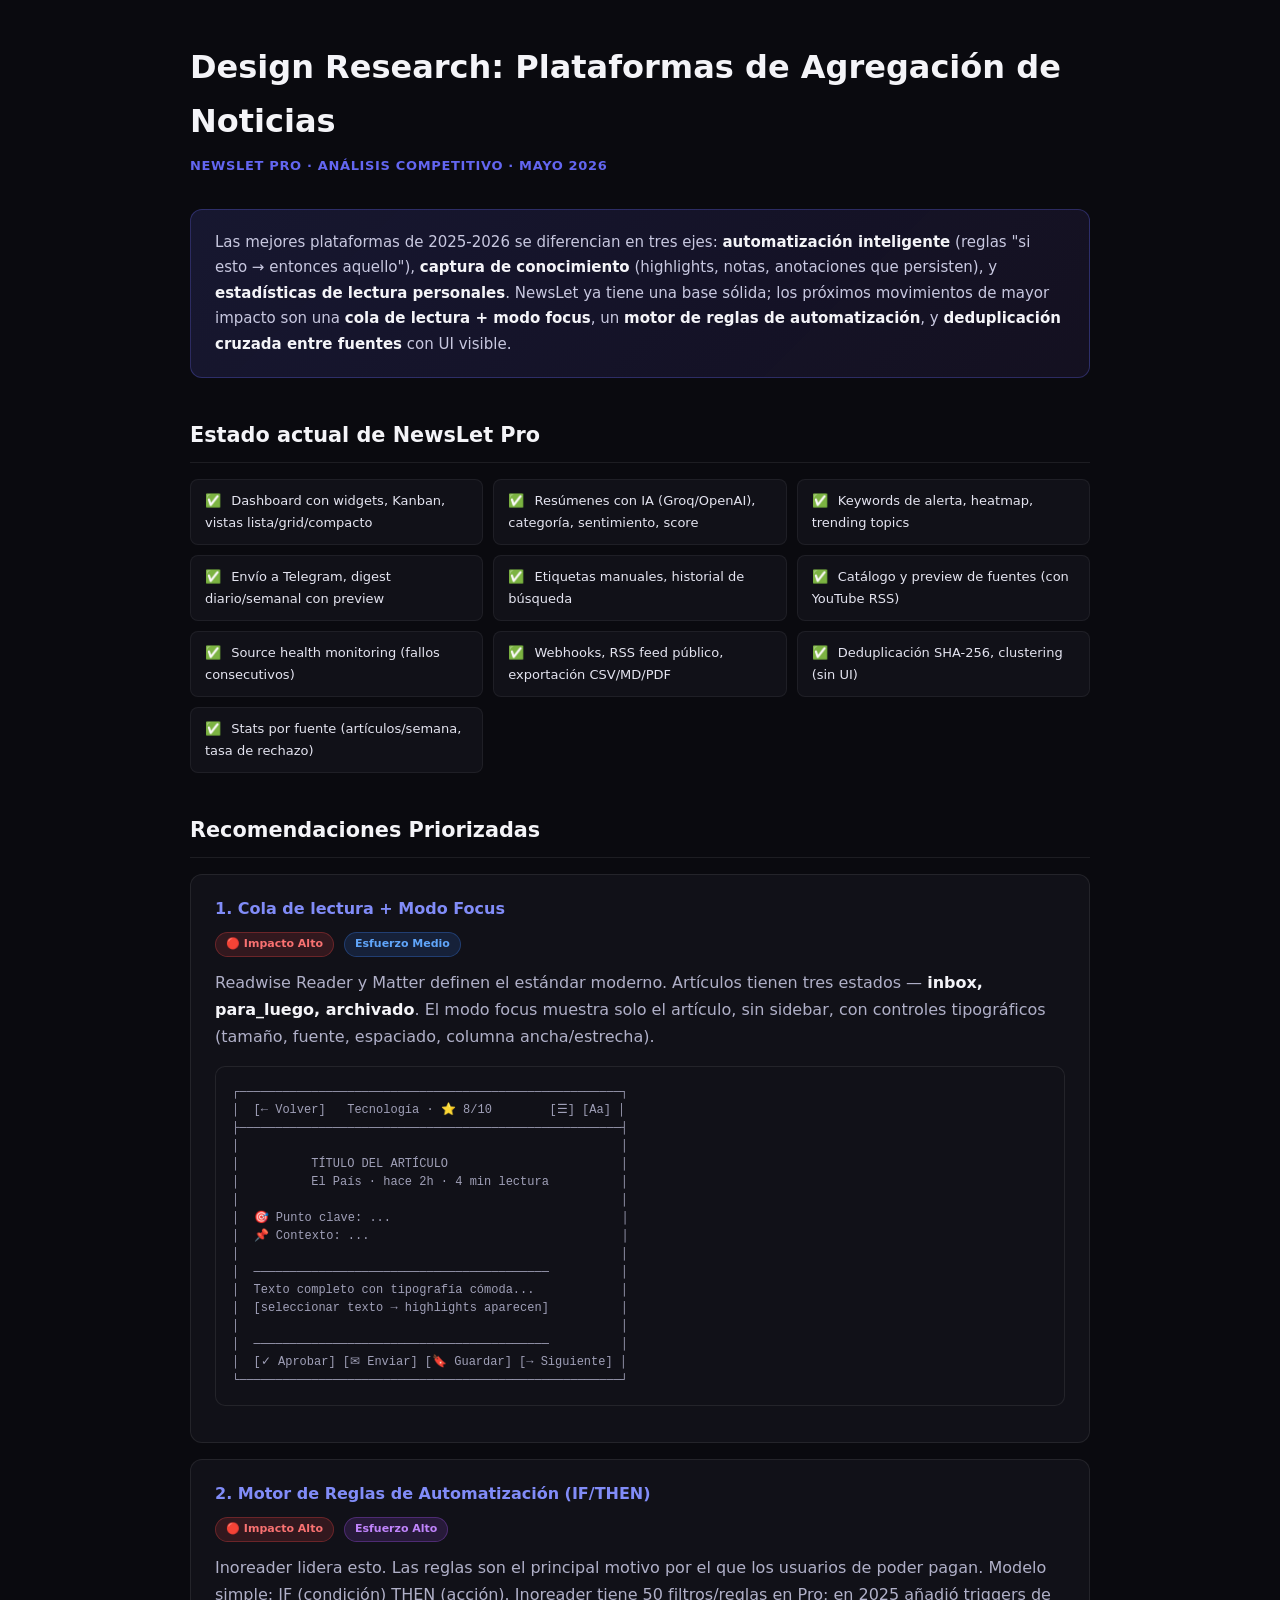
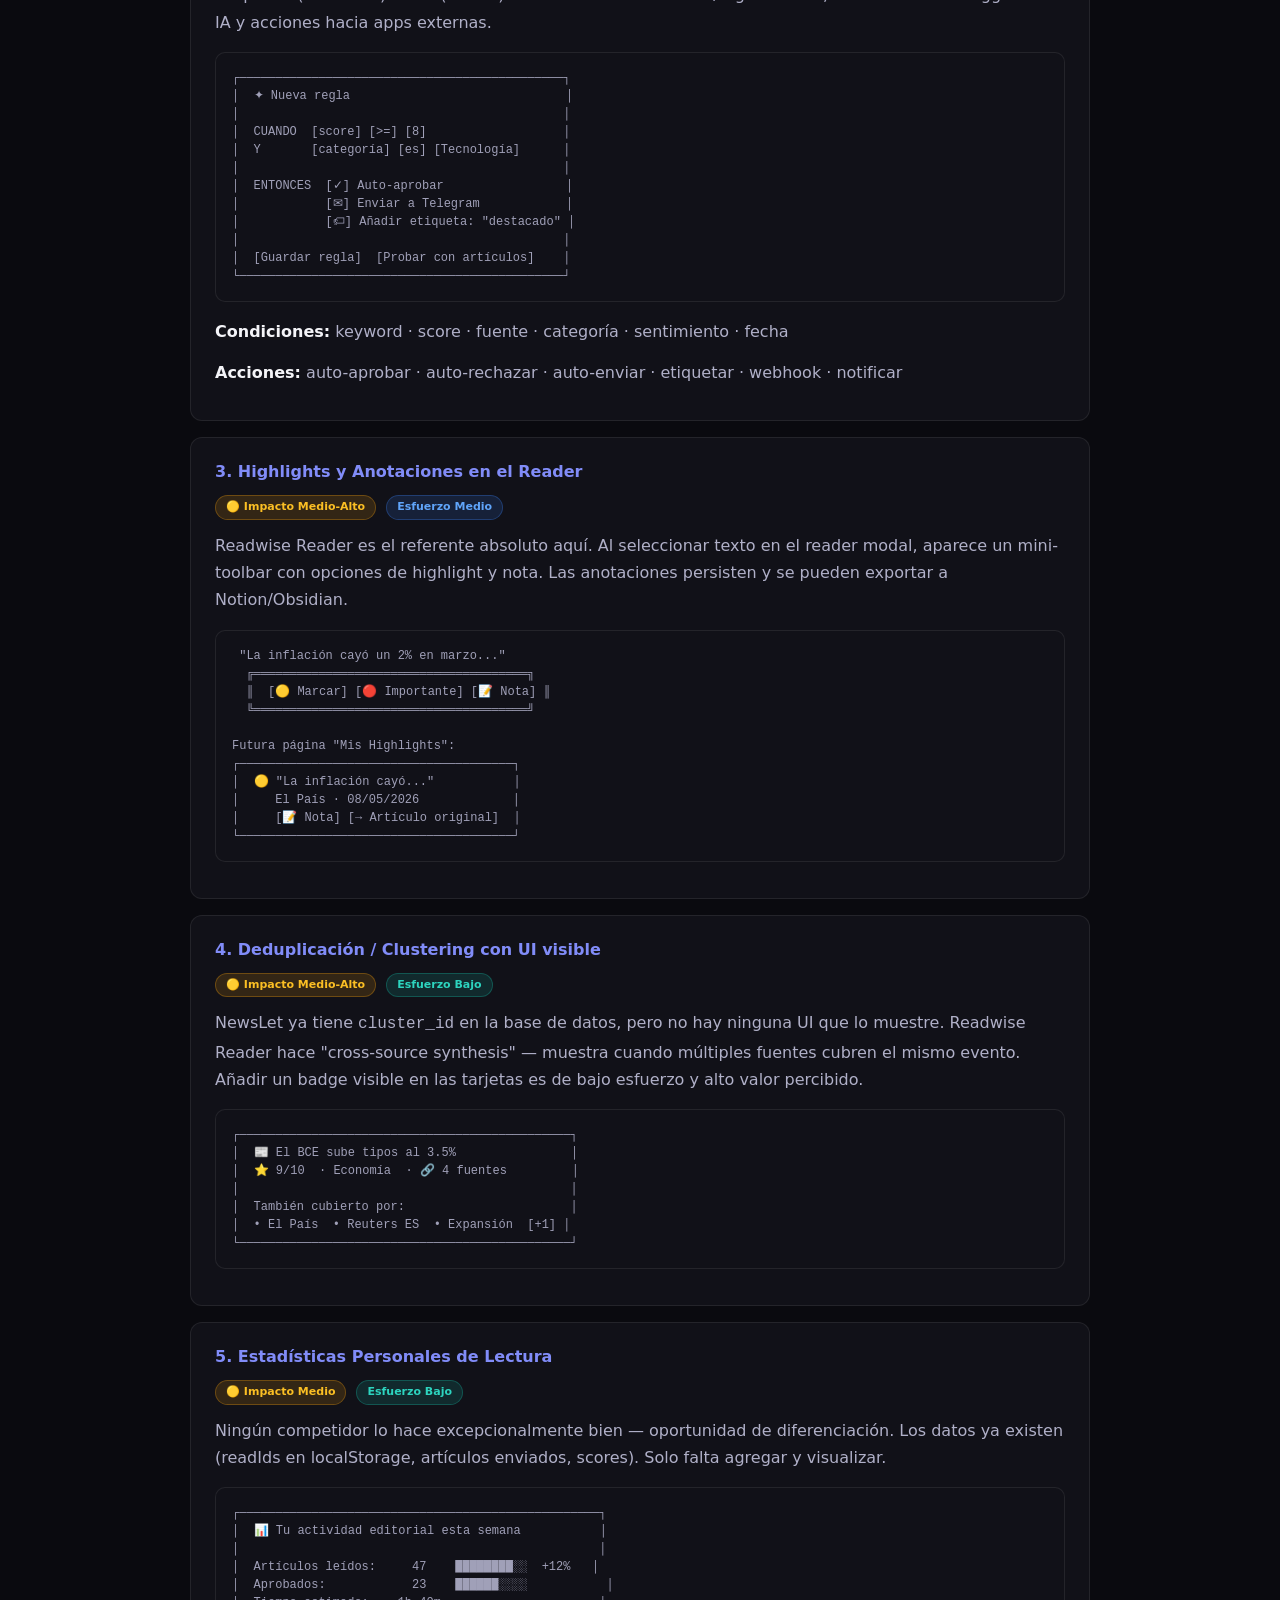
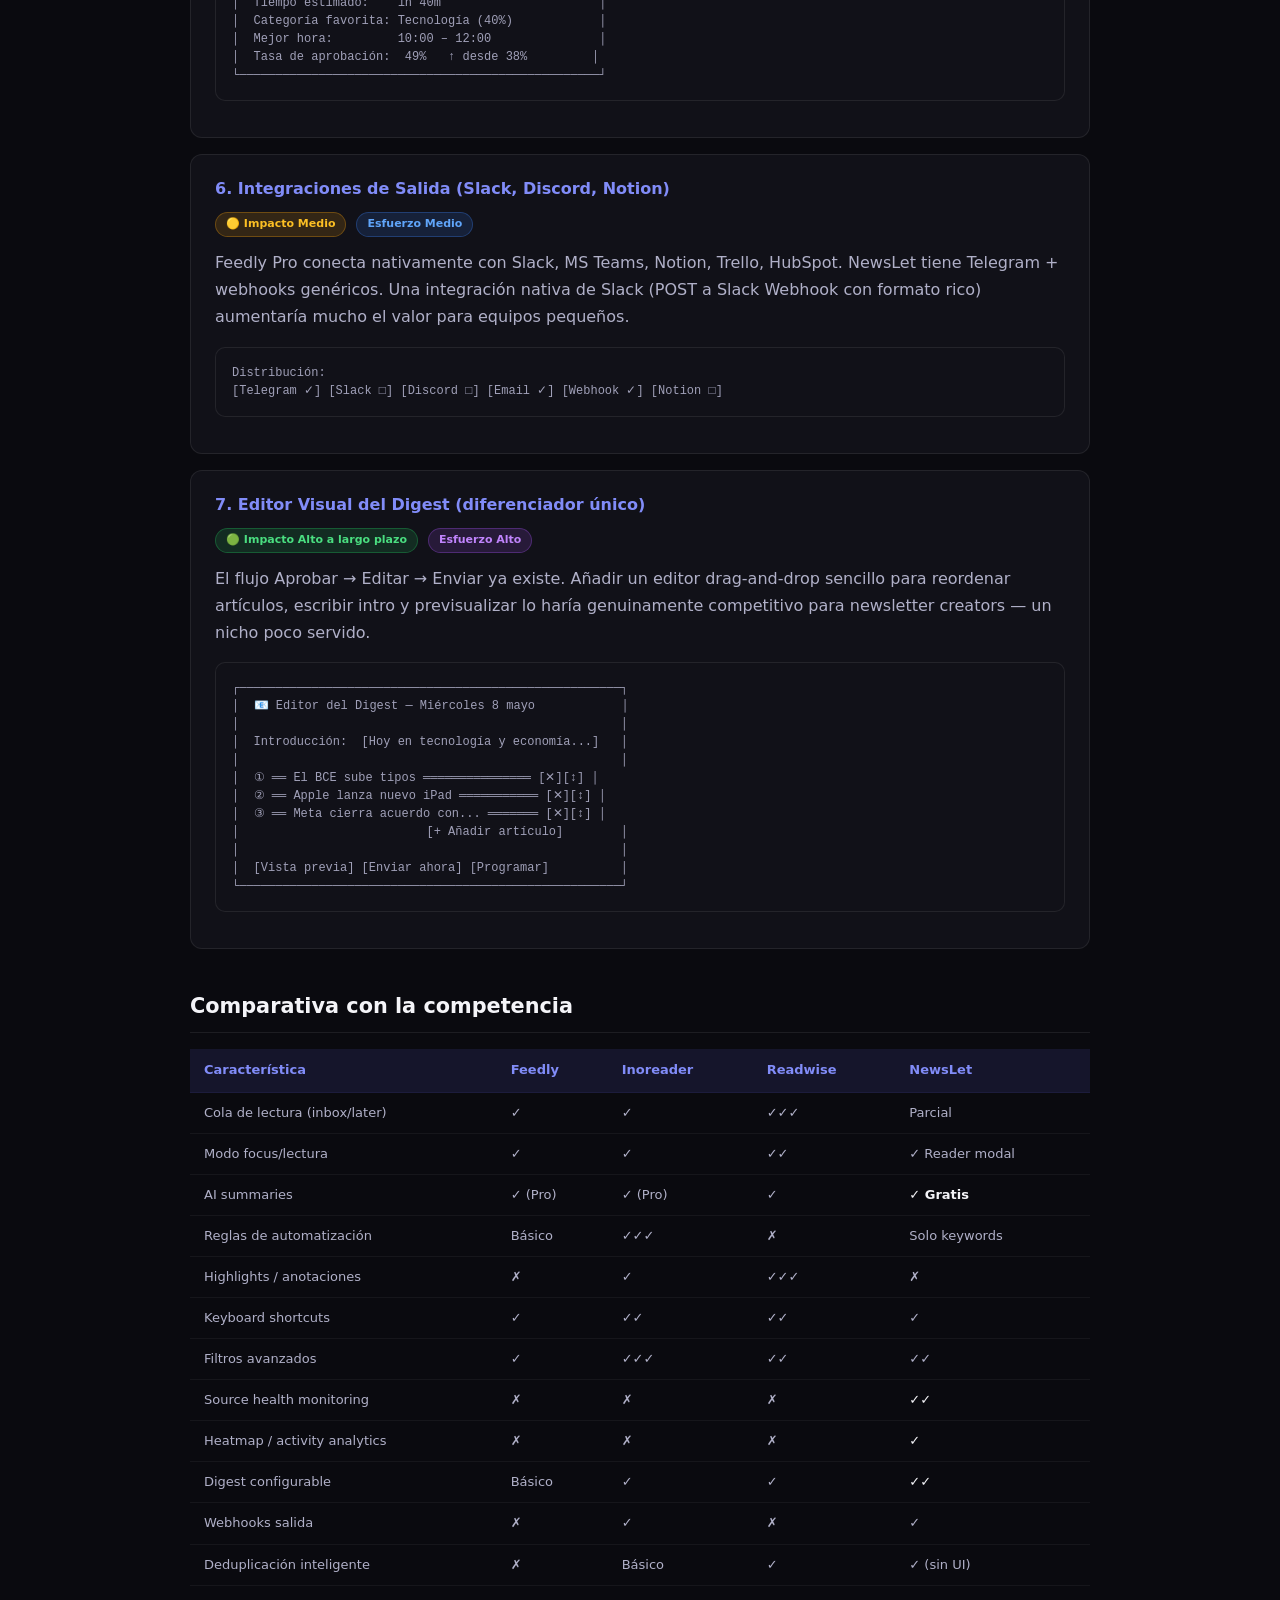
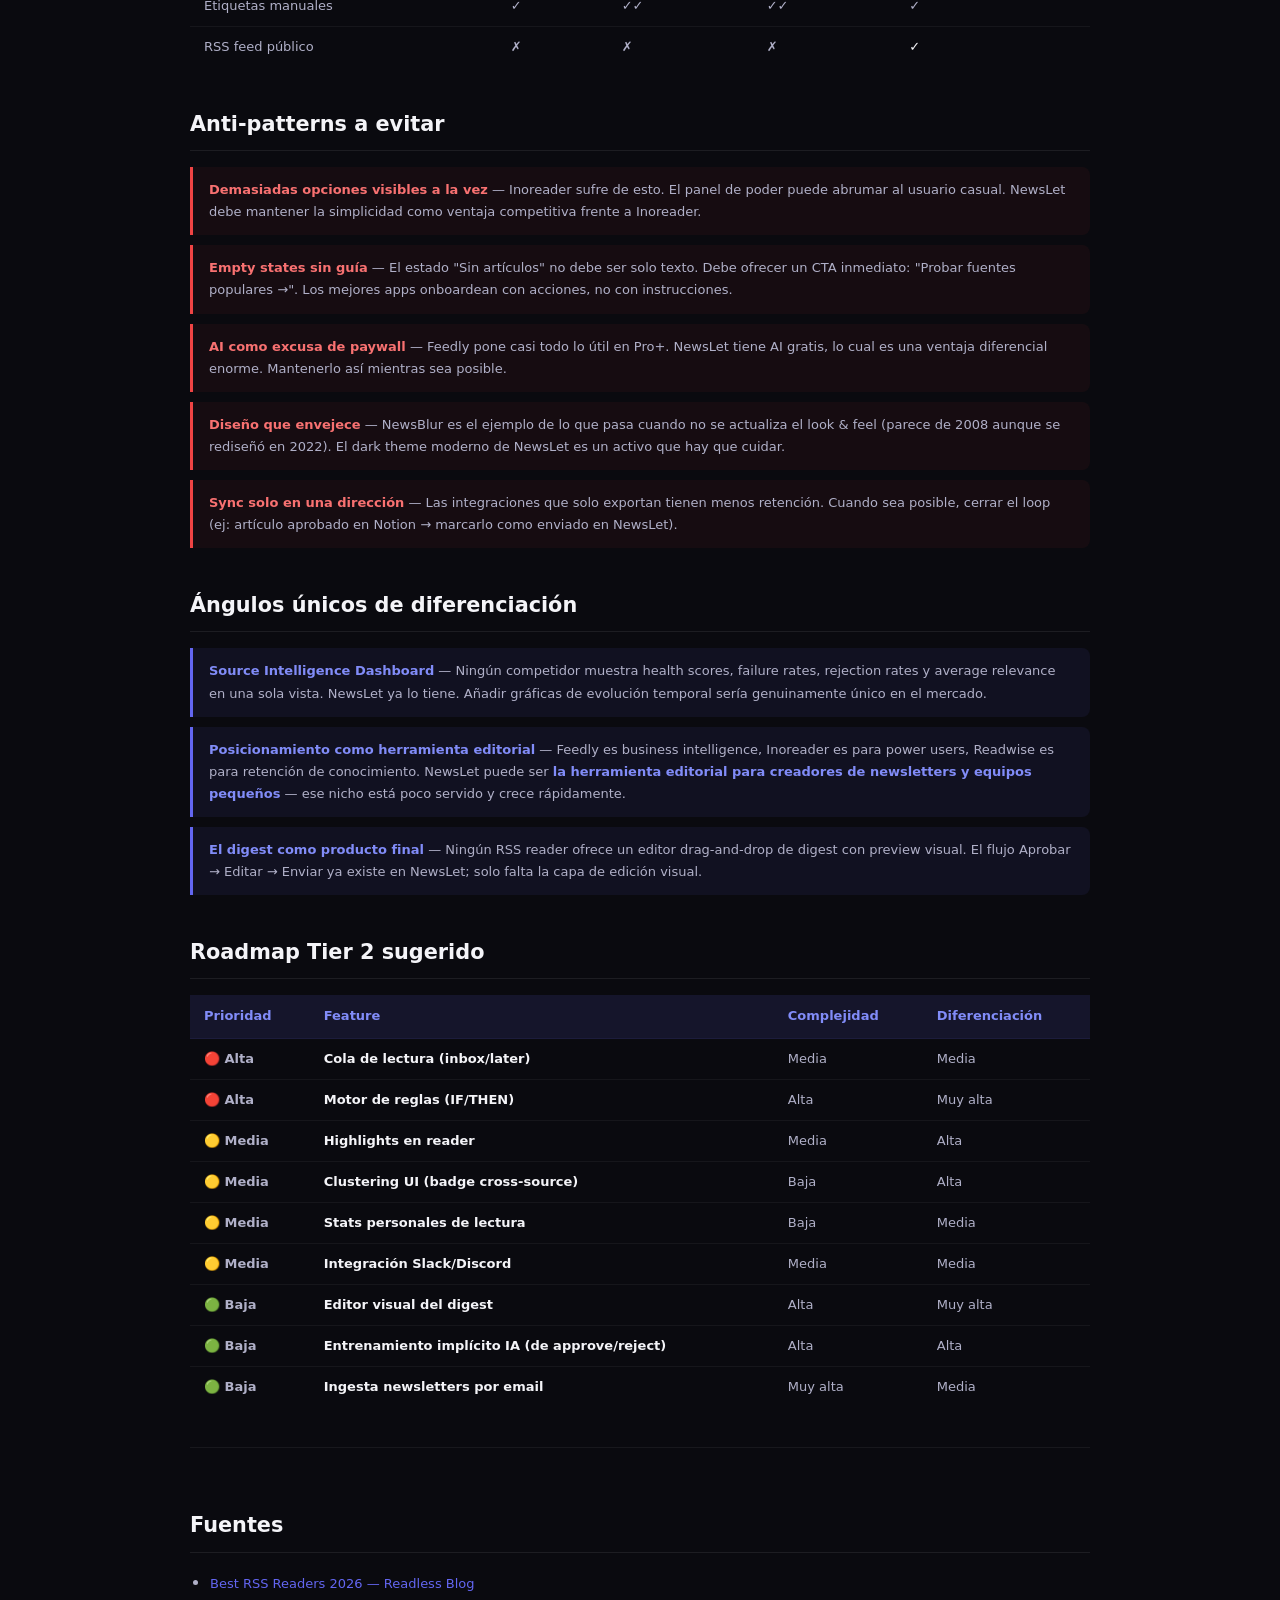
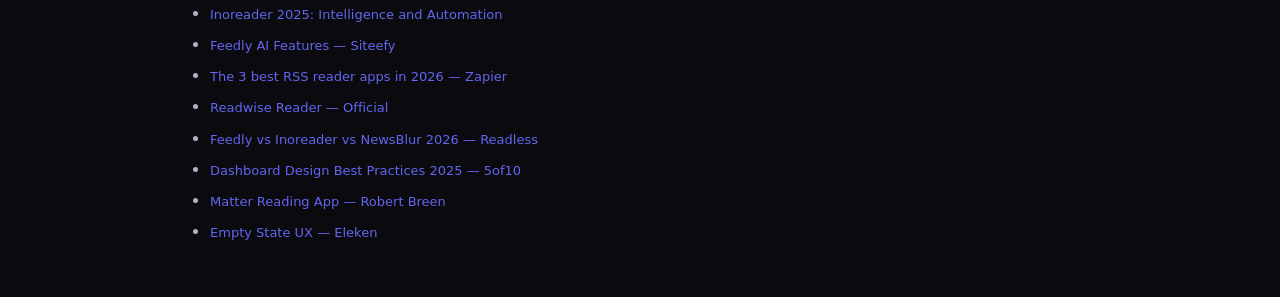
<file: .lazyweb/design-research/news-aggregation-platforms-2026-05-09/report.html>
<!DOCTYPE html>
<html lang="es">
<head>
<meta charset="UTF-8">
<meta name="viewport" content="width=device-width, initial-scale=1.0">
<title>Design Research: News Aggregation Platforms — NewsLet Pro</title>
<style>
  *, *::before, *::after { box-sizing: border-box; margin: 0; padding: 0; }
  body { font-family: -apple-system, BlinkMacSystemFont, 'Segoe UI', system-ui, sans-serif; background: #0a0a0f; color: #e4e4f0; line-height: 1.7; padding: 40px 20px; }
  .container { max-width: 900px; margin: 0 auto; }
  h1 { font-size: 2rem; font-weight: 800; color: #f4f4f8; margin-bottom: 6px; }
  .subtitle { color: #6366f1; font-size: 13px; font-weight: 600; letter-spacing: 0.05em; text-transform: uppercase; margin-bottom: 32px; }
  h2 { font-size: 1.3rem; font-weight: 700; color: #f4f4f8; margin: 40px 0 16px; padding-bottom: 8px; border-bottom: 1px solid rgba(255,255,255,0.08); }
  h3 { font-size: 1rem; font-weight: 700; color: #818cf8; margin: 28px 0 10px; }
  p { margin-bottom: 14px; color: #b0b0c8; }
  ul, ol { padding-left: 20px; margin-bottom: 14px; }
  li { margin-bottom: 6px; color: #b0b0c8; }
  strong { color: #f4f4f8; }
  code, pre { font-family: 'Cascadia Code', 'Fira Code', 'Consolas', monospace; }
  pre { background: #111118; border: 1px solid rgba(255,255,255,0.08); border-radius: 10px; padding: 16px; margin: 16px 0; overflow-x: auto; font-size: 12px; line-height: 1.5; color: #a0a0b8; }

  .tldr {
    background: linear-gradient(135deg, rgba(99,102,241,0.15), rgba(139,92,246,0.08));
    border: 1px solid rgba(99,102,241,0.3);
    border-radius: 12px; padding: 20px 24px; margin: 24px 0;
  }
  .tldr p { color: #c8c8e0; margin: 0; font-size: 15px; }

  .status-grid { display: grid; grid-template-columns: repeat(auto-fill, minmax(260px, 1fr)); gap: 10px; margin: 16px 0; }
  .status-item { background: #111118; border: 1px solid rgba(255,255,255,0.06); border-radius: 8px; padding: 10px 14px; font-size: 13px; }
  .status-item span { color: #6366f1; margin-right: 6px; }

  .rec-card { background: #111118; border: 1px solid rgba(255,255,255,0.08); border-radius: 12px; padding: 20px 24px; margin: 16px 0; }
  .rec-card h3 { margin-top: 0; }
  .rec-meta { display: flex; gap: 10px; margin-bottom: 12px; }
  .badge { display: inline-block; padding: 2px 10px; border-radius: 100px; font-size: 11px; font-weight: 700; }
  .badge-high { background: rgba(239,68,68,0.15); color: #f87171; border: 1px solid rgba(239,68,68,0.3); }
  .badge-med { background: rgba(245,158,11,0.15); color: #fbbf24; border: 1px solid rgba(245,158,11,0.3); }
  .badge-low { background: rgba(34,197,94,0.15); color: #4ade80; border: 1px solid rgba(34,197,94,0.3); }
  .badge-effort-high { background: rgba(168,85,247,0.15); color: #c084fc; border: 1px solid rgba(168,85,247,0.3); }
  .badge-effort-med { background: rgba(59,130,246,0.15); color: #60a5fa; border: 1px solid rgba(59,130,246,0.3); }
  .badge-effort-low { background: rgba(20,184,166,0.15); color: #2dd4bf; border: 1px solid rgba(20,184,166,0.3); }

  table { width: 100%; border-collapse: collapse; margin: 16px 0; font-size: 13px; }
  th { background: rgba(99,102,241,0.12); color: #818cf8; font-weight: 700; padding: 10px 14px; text-align: left; border-bottom: 1px solid rgba(99,102,241,0.2); }
  td { padding: 9px 14px; border-bottom: 1px solid rgba(255,255,255,0.05); color: #b0b0c8; }
  tr:last-child td { border-bottom: none; }
  tr:hover td { background: rgba(255,255,255,0.02); }

  .roadmap-table td:nth-child(1) { font-weight: 700; }
  .roadmap-table td:nth-child(2) { color: #f4f4f8; font-weight: 600; }

  .anti-pattern { background: rgba(239,68,68,0.05); border-left: 3px solid #ef4444; border-radius: 0 8px 8px 0; padding: 12px 16px; margin: 10px 0; font-size: 13px; color: #b0b0c8; }
  .anti-pattern strong { color: #f87171; }

  .unique { background: rgba(99,102,241,0.08); border-left: 3px solid #6366f1; border-radius: 0 8px 8px 0; padding: 12px 16px; margin: 10px 0; font-size: 13px; color: #b0b0c8; }
  .unique strong { color: #818cf8; }

  .sources { margin-top: 40px; padding-top: 20px; border-top: 1px solid rgba(255,255,255,0.06); }
  .sources a { color: #6366f1; text-decoration: none; font-size: 13px; }
  .sources a:hover { color: #818cf8; text-decoration: underline; }
  .sources li { margin-bottom: 4px; }

  @media (max-width: 600px) { .rec-meta { flex-direction: column; gap: 6px; } table { font-size: 11px; } th, td { padding: 7px 10px; } }
</style>
</head>
<body>
<div class="container">

<h1>Design Research: Plataformas de Agregación de Noticias</h1>
<div class="subtitle">NewsLet Pro · Análisis competitivo · Mayo 2026</div>

<div class="tldr">
  <p>Las mejores plataformas de 2025-2026 se diferencian en tres ejes: <strong>automatización inteligente</strong> (reglas "si esto → entonces aquello"), <strong>captura de conocimiento</strong> (highlights, notas, anotaciones que persisten), y <strong>estadísticas de lectura personales</strong>. NewsLet ya tiene una base sólida; los próximos movimientos de mayor impacto son una <strong>cola de lectura + modo focus</strong>, un <strong>motor de reglas de automatización</strong>, y <strong>deduplicación cruzada entre fuentes</strong> con UI visible.</p>
</div>

<h2>Estado actual de NewsLet Pro</h2>
<div class="status-grid">
  <div class="status-item"><span>✅</span> Dashboard con widgets, Kanban, vistas lista/grid/compacto</div>
  <div class="status-item"><span>✅</span> Resúmenes con IA (Groq/OpenAI), categoría, sentimiento, score</div>
  <div class="status-item"><span>✅</span> Keywords de alerta, heatmap, trending topics</div>
  <div class="status-item"><span>✅</span> Envío a Telegram, digest diario/semanal con preview</div>
  <div class="status-item"><span>✅</span> Etiquetas manuales, historial de búsqueda</div>
  <div class="status-item"><span>✅</span> Catálogo y preview de fuentes (con YouTube RSS)</div>
  <div class="status-item"><span>✅</span> Source health monitoring (fallos consecutivos)</div>
  <div class="status-item"><span>✅</span> Webhooks, RSS feed público, exportación CSV/MD/PDF</div>
  <div class="status-item"><span>✅</span> Deduplicación SHA-256, clustering (sin UI)</div>
  <div class="status-item"><span>✅</span> Stats por fuente (artículos/semana, tasa de rechazo)</div>
</div>

<h2>Recomendaciones Priorizadas</h2>

<div class="rec-card">
  <h3>1. Cola de lectura + Modo Focus</h3>
  <div class="rec-meta">
    <span class="badge badge-high">🔴 Impacto Alto</span>
    <span class="badge badge-effort-med">Esfuerzo Medio</span>
  </div>
  <p>Readwise Reader y Matter definen el estándar moderno. Artículos tienen tres estados — <strong>inbox, para_luego, archivado</strong>. El modo focus muestra solo el artículo, sin sidebar, con controles tipográficos (tamaño, fuente, espaciado, columna ancha/estrecha).</p>
  <pre>┌─────────────────────────────────────────────────────┐
│  [← Volver]   Tecnología · ⭐ 8/10        [☰] [Aa] │
├─────────────────────────────────────────────────────┤
│                                                     │
│          TÍTULO DEL ARTÍCULO                        │
│          El País · hace 2h · 4 min lectura          │
│                                                     │
│  🎯 Punto clave: ...                                │
│  📌 Contexto: ...                                   │
│                                                     │
│  ─────────────────────────────────────────          │
│  Texto completo con tipografía cómoda...            │
│  [seleccionar texto → highlights aparecen]          │
│                                                     │
│  ─────────────────────────────────────────          │
│  [✓ Aprobar] [✉ Enviar] [🔖 Guardar] [→ Siguiente] │
└─────────────────────────────────────────────────────┘</pre>
</div>

<div class="rec-card">
  <h3>2. Motor de Reglas de Automatización (IF/THEN)</h3>
  <div class="rec-meta">
    <span class="badge badge-high">🔴 Impacto Alto</span>
    <span class="badge badge-effort-high">Esfuerzo Alto</span>
  </div>
  <p>Inoreader lidera esto. Las reglas son el principal motivo por el que los usuarios de poder pagan. Modelo simple: IF (condición) THEN (acción). Inoreader tiene 50 filtros/reglas en Pro; en 2025 añadió triggers de IA y acciones hacia apps externas.</p>
  <pre>┌─────────────────────────────────────────────┐
│  ✦ Nueva regla                              │
│                                             │
│  CUANDO  [score] [>=] [8]                   │
│  Y       [categoría] [es] [Tecnología]      │
│                                             │
│  ENTONCES  [✓] Auto-aprobar                 │
│            [✉] Enviar a Telegram            │
│            [🏷] Añadir etiqueta: "destacado" │
│                                             │
│  [Guardar regla]  [Probar con artículos]    │
└─────────────────────────────────────────────┘</pre>
  <p><strong>Condiciones:</strong> keyword · score · fuente · categoría · sentimiento · fecha</p>
  <p><strong>Acciones:</strong> auto-aprobar · auto-rechazar · auto-enviar · etiquetar · webhook · notificar</p>
</div>

<div class="rec-card">
  <h3>3. Highlights y Anotaciones en el Reader</h3>
  <div class="rec-meta">
    <span class="badge badge-med">🟡 Impacto Medio-Alto</span>
    <span class="badge badge-effort-med">Esfuerzo Medio</span>
  </div>
  <p>Readwise Reader es el referente absoluto aquí. Al seleccionar texto en el reader modal, aparece un mini-toolbar con opciones de highlight y nota. Las anotaciones persisten y se pueden exportar a Notion/Obsidian.</p>
  <pre> "La inflación cayó un 2% en marzo..."
  ╔══════════════════════════════════════╗
  ║  [🟡 Marcar] [🔴 Importante] [📝 Nota] ║
  ╚══════════════════════════════════════╝

Futura página "Mis Highlights":
┌──────────────────────────────────────┐
│  🟡 "La inflación cayó..."           │
│     El País · 08/05/2026             │
│     [📝 Nota] [→ Artículo original]  │
└──────────────────────────────────────┘</pre>
</div>

<div class="rec-card">
  <h3>4. Deduplicación / Clustering con UI visible</h3>
  <div class="rec-meta">
    <span class="badge badge-med">🟡 Impacto Medio-Alto</span>
    <span class="badge badge-effort-low">Esfuerzo Bajo</span>
  </div>
  <p>NewsLet ya tiene <code>cluster_id</code> en la base de datos, pero no hay ninguna UI que lo muestre. Readwise Reader hace "cross-source synthesis" — muestra cuando múltiples fuentes cubren el mismo evento. Añadir un badge visible en las tarjetas es de bajo esfuerzo y alto valor percibido.</p>
  <pre>┌──────────────────────────────────────────────┐
│  📰 El BCE sube tipos al 3.5%                │
│  ⭐ 9/10  · Economía  · 🔗 4 fuentes         │
│                                              │
│  También cubierto por:                       │
│  • El País  • Reuters ES  • Expansión  [+1] │
└──────────────────────────────────────────────┘</pre>
</div>

<div class="rec-card">
  <h3>5. Estadísticas Personales de Lectura</h3>
  <div class="rec-meta">
    <span class="badge badge-med">🟡 Impacto Medio</span>
    <span class="badge badge-effort-low">Esfuerzo Bajo</span>
  </div>
  <p>Ningún competidor lo hace excepcionalmente bien — oportunidad de diferenciación. Los datos ya existen (readIds en localStorage, artículos enviados, scores). Solo falta agregar y visualizar.</p>
  <pre>┌──────────────────────────────────────────────────┐
│  📊 Tu actividad editorial esta semana           │
│                                                  │
│  Artículos leídos:     47    ████████░░  +12%   │
│  Aprobados:            23    ██████░░░░           │
│  Tiempo estimado:    1h 40m                      │
│  Categoría favorita: Tecnología (40%)            │
│  Mejor hora:         10:00 – 12:00               │
│  Tasa de aprobación:  49%   ↑ desde 38%         │
└──────────────────────────────────────────────────┘</pre>
</div>

<div class="rec-card">
  <h3>6. Integraciones de Salida (Slack, Discord, Notion)</h3>
  <div class="rec-meta">
    <span class="badge badge-med">🟡 Impacto Medio</span>
    <span class="badge badge-effort-med">Esfuerzo Medio</span>
  </div>
  <p>Feedly Pro conecta nativamente con Slack, MS Teams, Notion, Trello, HubSpot. NewsLet tiene Telegram + webhooks genéricos. Una integración nativa de Slack (POST a Slack Webhook con formato rico) aumentaría mucho el valor para equipos pequeños.</p>
  <pre>Distribución:
[Telegram ✓] [Slack □] [Discord □] [Email ✓] [Webhook ✓] [Notion □]</pre>
</div>

<div class="rec-card">
  <h3>7. Editor Visual del Digest (diferenciador único)</h3>
  <div class="rec-meta">
    <span class="badge badge-low">🟢 Impacto Alto a largo plazo</span>
    <span class="badge badge-effort-high">Esfuerzo Alto</span>
  </div>
  <p>El flujo Aprobar → Editar → Enviar ya existe. Añadir un editor drag-and-drop sencillo para reordenar artículos, escribir intro y previsualizar lo haría genuinamente competitivo para newsletter creators — un nicho poco servido.</p>
  <pre>┌─────────────────────────────────────────────────────┐
│  📧 Editor del Digest — Miércoles 8 mayo            │
│                                                     │
│  Introducción:  [Hoy en tecnología y economía...]   │
│                                                     │
│  ① ══ El BCE sube tipos ═══════════════ [✕][↕] │
│  ② ══ Apple lanza nuevo iPad ═══════════ [✕][↕] │
│  ③ ══ Meta cierra acuerdo con... ═══════ [✕][↕] │
│                          [+ Añadir artículo]        │
│                                                     │
│  [Vista previa] [Enviar ahora] [Programar]          │
└─────────────────────────────────────────────────────┘</pre>
</div>

<h2>Comparativa con la competencia</h2>
<table>
  <thead>
    <tr>
      <th>Característica</th>
      <th>Feedly</th>
      <th>Inoreader</th>
      <th>Readwise</th>
      <th>NewsLet</th>
    </tr>
  </thead>
  <tbody>
    <tr><td>Cola de lectura (inbox/later)</td><td>✓</td><td>✓</td><td>✓✓✓</td><td>Parcial</td></tr>
    <tr><td>Modo focus/lectura</td><td>✓</td><td>✓</td><td>✓✓</td><td>✓ Reader modal</td></tr>
    <tr><td>AI summaries</td><td>✓ (Pro)</td><td>✓ (Pro)</td><td>✓</td><td><strong>✓ Gratis</strong></td></tr>
    <tr><td>Reglas de automatización</td><td>Básico</td><td>✓✓✓</td><td>✗</td><td>Solo keywords</td></tr>
    <tr><td>Highlights / anotaciones</td><td>✗</td><td>✓</td><td>✓✓✓</td><td>✗</td></tr>
    <tr><td>Keyboard shortcuts</td><td>✓</td><td>✓✓</td><td>✓✓</td><td>✓</td></tr>
    <tr><td>Filtros avanzados</td><td>✓</td><td>✓✓✓</td><td>✓✓</td><td>✓✓</td></tr>
    <tr><td>Source health monitoring</td><td>✗</td><td>✗</td><td>✗</td><td><strong>✓✓</strong></td></tr>
    <tr><td>Heatmap / activity analytics</td><td>✗</td><td>✗</td><td>✗</td><td><strong>✓</strong></td></tr>
    <tr><td>Digest configurable</td><td>Básico</td><td>✓</td><td>✓</td><td><strong>✓✓</strong></td></tr>
    <tr><td>Webhooks salida</td><td>✗</td><td>✓</td><td>✗</td><td>✓</td></tr>
    <tr><td>Deduplicación inteligente</td><td>✗</td><td>Básico</td><td>✓</td><td>✓ (sin UI)</td></tr>
    <tr><td>Etiquetas manuales</td><td>✓</td><td>✓✓</td><td>✓✓</td><td>✓</td></tr>
    <tr><td>RSS feed público</td><td>✗</td><td>✗</td><td>✗</td><td><strong>✓</strong></td></tr>
  </tbody>
</table>

<h2>Anti-patterns a evitar</h2>

<div class="anti-pattern"><strong>Demasiadas opciones visibles a la vez</strong> — Inoreader sufre de esto. El panel de poder puede abrumar al usuario casual. NewsLet debe mantener la simplicidad como ventaja competitiva frente a Inoreader.</div>

<div class="anti-pattern"><strong>Empty states sin guía</strong> — El estado "Sin artículos" no debe ser solo texto. Debe ofrecer un CTA inmediato: "Probar fuentes populares →". Los mejores apps onboardean con acciones, no con instrucciones.</div>

<div class="anti-pattern"><strong>AI como excusa de paywall</strong> — Feedly pone casi todo lo útil en Pro+. NewsLet tiene AI gratis, lo cual es una ventaja diferencial enorme. Mantenerlo así mientras sea posible.</div>

<div class="anti-pattern"><strong>Diseño que envejece</strong> — NewsBlur es el ejemplo de lo que pasa cuando no se actualiza el look & feel (parece de 2008 aunque se rediseñó en 2022). El dark theme moderno de NewsLet es un activo que hay que cuidar.</div>

<div class="anti-pattern"><strong>Sync solo en una dirección</strong> — Las integraciones que solo exportan tienen menos retención. Cuando sea posible, cerrar el loop (ej: artículo aprobado en Notion → marcarlo como enviado en NewsLet).</div>

<h2>Ángulos únicos de diferenciación</h2>

<div class="unique"><strong>Source Intelligence Dashboard</strong> — Ningún competidor muestra health scores, failure rates, rejection rates y average relevance en una sola vista. NewsLet ya lo tiene. Añadir gráficas de evolución temporal sería genuinamente único en el mercado.</div>

<div class="unique"><strong>Posicionamiento como herramienta editorial</strong> — Feedly es business intelligence, Inoreader es para power users, Readwise es para retención de conocimiento. NewsLet puede ser <strong>la herramienta editorial para creadores de newsletters y equipos pequeños</strong> — ese nicho está poco servido y crece rápidamente.</div>

<div class="unique"><strong>El digest como producto final</strong> — Ningún RSS reader ofrece un editor drag-and-drop de digest con preview visual. El flujo Aprobar → Editar → Enviar ya existe en NewsLet; solo falta la capa de edición visual.</div>

<h2>Roadmap Tier 2 sugerido</h2>
<table class="roadmap-table">
  <thead>
    <tr><th>Prioridad</th><th>Feature</th><th>Complejidad</th><th>Diferenciación</th></tr>
  </thead>
  <tbody>
    <tr><td>🔴 Alta</td><td>Cola de lectura (inbox/later)</td><td>Media</td><td>Media</td></tr>
    <tr><td>🔴 Alta</td><td>Motor de reglas (IF/THEN)</td><td>Alta</td><td>Muy alta</td></tr>
    <tr><td>🟡 Media</td><td>Highlights en reader</td><td>Media</td><td>Alta</td></tr>
    <tr><td>🟡 Media</td><td>Clustering UI (badge cross-source)</td><td>Baja</td><td>Alta</td></tr>
    <tr><td>🟡 Media</td><td>Stats personales de lectura</td><td>Baja</td><td>Media</td></tr>
    <tr><td>🟡 Media</td><td>Integración Slack/Discord</td><td>Media</td><td>Media</td></tr>
    <tr><td>🟢 Baja</td><td>Editor visual del digest</td><td>Alta</td><td>Muy alta</td></tr>
    <tr><td>🟢 Baja</td><td>Entrenamiento implícito IA (de approve/reject)</td><td>Alta</td><td>Alta</td></tr>
    <tr><td>🟢 Baja</td><td>Ingesta newsletters por email</td><td>Muy alta</td><td>Media</td></tr>
  </tbody>
</table>

<div class="sources">
  <h2>Fuentes</h2>
  <ul>
    <li><a href="https://www.readless.app/blog/best-rss-readers-2026">Best RSS Readers 2026 — Readless Blog</a></li>
    <li><a href="https://www.inoreader.com/blog/2025/12/inoreader-2025-intelligence-and-automation-in-one-content-hub.html">Inoreader 2025: Intelligence and Automation</a></li>
    <li><a href="https://siteefy.com/tools/feedly">Feedly AI Features — Siteefy</a></li>
    <li><a href="https://zapier.com/blog/best-rss-feed-reader-apps/">The 3 best RSS reader apps in 2026 — Zapier</a></li>
    <li><a href="https://readwise.io/read">Readwise Reader — Official</a></li>
    <li><a href="https://www.readless.app/blog/feedly-vs-inoreader-vs-newsblur-2026">Feedly vs Inoreader vs NewsBlur 2026 — Readless</a></li>
    <li><a href="https://5of10.com/articles/dashboard-design-best-practices/">Dashboard Design Best Practices 2025 — 5of10</a></li>
    <li><a href="https://robertbreen.com/2025/02/27/elevate-your-online-reading-with-matter/">Matter Reading App — Robert Breen</a></li>
    <li><a href="https://www.eleken.co/blog-posts/empty-state-ux">Empty State UX — Eleken</a></li>
  </ul>
</div>

</div>
</body>
</html>
</file>
